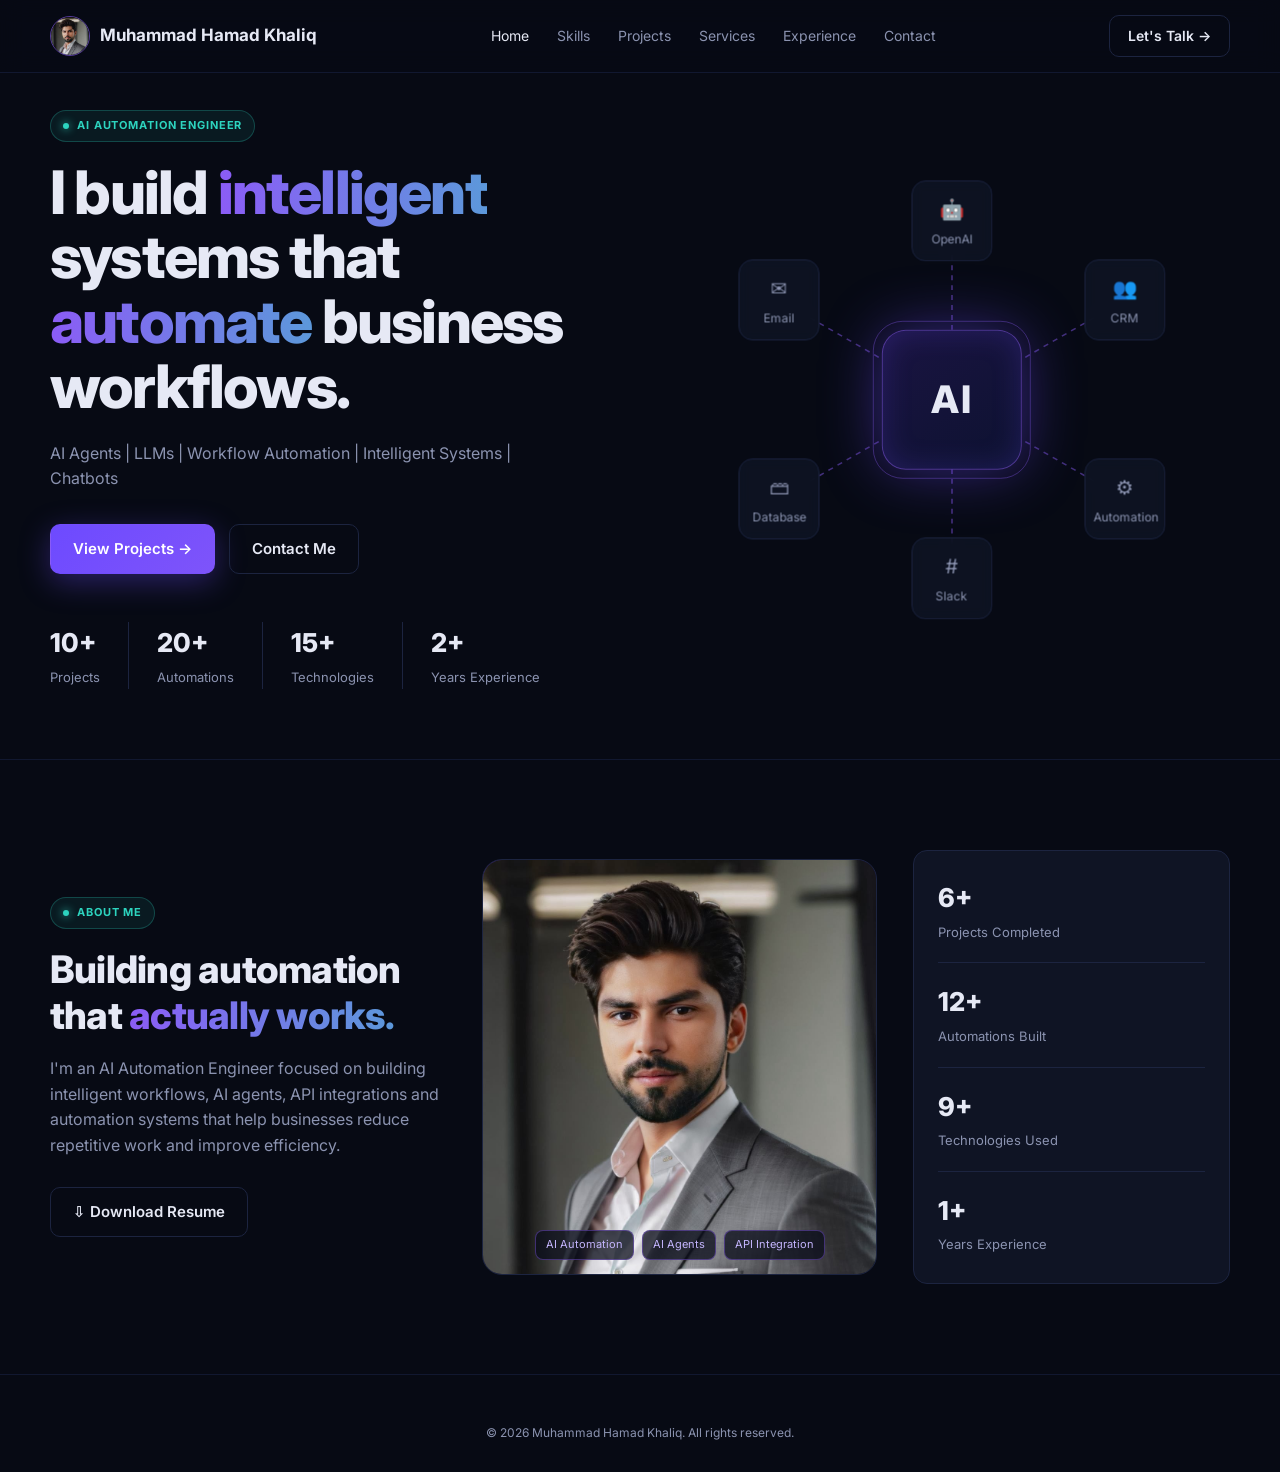
<file: index.html>
<!DOCTYPE html>
<html lang="en">
<head>
  <meta charset="UTF-8" />
  <meta name="viewport" content="width=device-width, initial-scale=1.0" />
  <meta name="description" content="Muhammad Hamad Khaliq - AI Automation Engineer building intelligent systems that automate business workflows." />
  <title>Muhammad Hamad Khaliq | AI Automation Engineer</title>
  <link rel="preconnect" href="https://fonts.googleapis.com" />
  <link rel="preconnect" href="https://fonts.gstatic.com" crossorigin />
  <link href="https://fonts.googleapis.com/css2?family=Inter:wght@400;500;600;700;800&display=swap" rel="stylesheet" />
  <link rel="stylesheet" href="assets/style.css" />
</head>
<body>

  <header>
    <div class="container nav">
      <a href="index.html" class="logo"><img class="logo-img" src="assets/hamad.jpeg" alt="Muhammad Hamad Khaliq" />Muhammad Hamad Khaliq</a>
      <ul class="nav-links" id="nav-links">
        <li><a href="index.html" class="active">Home</a></li>
        <li><a href="skills.html">Skills</a></li>
        <li><a href="projects.html">Projects</a></li>
        <li><a href="services.html">Services</a></li>
        <li><a href="experience.html">Experience</a></li>
        <li><a href="contact.html">Contact</a></li>
      </ul>
      <div class="nav-cta">
        <a href="contact.html#message" class="btn btn-sm">Let's Talk &rarr;</a>
        <button class="menu-btn" id="menu-btn" aria-label="Toggle menu" aria-expanded="false">&#9776;</button>
      </div>
    </div>
  </header>

  <!-- HERO -->
  <section class="hero">
    <div class="container hero-grid">
      <div class="reveal">
        <span class="tag">AI Automation Engineer</span>
        <h1>I build <span class="accent">intelligent</span> systems that <span class="accent">automate</span> business workflows.</h1>
        <p class="lead">AI Agents | LLMs | Workflow Automation | Intelligent Systems | Chatbots</p>
        <div class="hero-actions">
          <a href="projects.html" class="btn btn-primary">View Projects &rarr;</a>
          <a href="contact.html#message" class="btn">Contact Me</a>
        </div>
        <div class="stats">
          <div class="stat"><strong>10+</strong><span>Projects</span></div>
          <div class="stat"><strong>20+</strong><span>Automations</span></div>
          <div class="stat"><strong>15+</strong><span>Technologies</span></div>
          <div class="stat"><strong>2+</strong><span>Years Experience</span></div>
        </div>
      </div>

      <div class="hub reveal" aria-hidden="true">
        <svg class="lines" viewBox="0 0 100 100" preserveAspectRatio="none">
          <line x1="50" y1="50" x2="50" y2="14" />
          <line x1="50" y1="50" x2="18" y2="30" />
          <line x1="50" y1="50" x2="82" y2="30" />
          <line x1="50" y1="50" x2="18" y2="70" />
          <line x1="50" y1="50" x2="82" y2="70" />
          <line x1="50" y1="50" x2="50" y2="86" />
        </svg>
        <div class="core">AI</div>
        <div class="node" style="left:50%; top:14%;"><span class="ic">&#129302;</span>OpenAI</div>
        <div class="node" style="left:18%; top:30%;"><span class="ic">&#9993;</span>Email</div>
        <div class="node" style="left:82%; top:30%;"><span class="ic">&#128101;</span>CRM</div>
        <div class="node" style="left:18%; top:70%;"><span class="ic">&#128451;</span>Database</div>
        <div class="node" style="left:82%; top:70%;"><span class="ic">&#9881;</span>Automation</div>
        <div class="node" style="left:50%; top:86%;"><span class="ic">#</span>Slack</div>
      </div>
    </div>
  </section>

  <!-- ABOUT -->
  <section id="about">
    <div class="container about-grid">
      <div class="about-text reveal">
        <span class="tag">About Me</span>
        <h2 class="section-title">Building automation<br />that <span class="accent">actually works.</span></h2>
        <p>I'm an AI Automation Engineer focused on building intelligent workflows, AI agents, API integrations and automation systems that help businesses reduce repetitive work and improve efficiency.</p>
        <a href="resume.pdf" class="btn" download>&#8681; Download Resume</a>
      </div>

      <div class="photo-wrap reveal">

        <img src="assets/hamad.jpeg" alt="Muhammad Hamad Khaliq" onerror="this.remove()" />
        <div class="photo-chips">
          <span class="chip">AI Automation</span>
          <span class="chip">AI Agents</span>
          <span class="chip">API Integration</span>
        </div>
      </div>

      <div class="about-stats reveal">
        <div><strong>10+</strong><span>Projects Completed</span></div>
        <div><strong>20+</strong><span>Automations Built</span></div>
        <div><strong>15+</strong><span>Technologies Used</span></div>
        <div><strong>2+</strong><span>Years Experience</span></div>
      </div>
    </div>
  </section>

  <footer>
    <div class="container footer-inner">
      <a href="index.html" class="logo"><img class="logo-img" src="assets/hamad.jpeg" alt="Muhammad Hamad Khaliq" />Muhammad Hamad Khaliq</a>
      <ul class="footer-links">
        <li><a href="index.html">Home</a></li>
        <li><a href="skills.html">Skills</a></li>
        <li><a href="projects.html">Projects</a></li>
        <li><a href="services.html">Services</a></li>
        <li><a href="experience.html">Experience</a></li>
        <li><a href="contact.html">Contact</a></li>
      </ul>
      <p class="copy">&copy; <span id="year"></span> Muhammad Hamad Khaliq. All rights reserved.</p>
    </div>
  </footer>

  <script src="assets/main.js"></script>
</body>
</html>
</file>
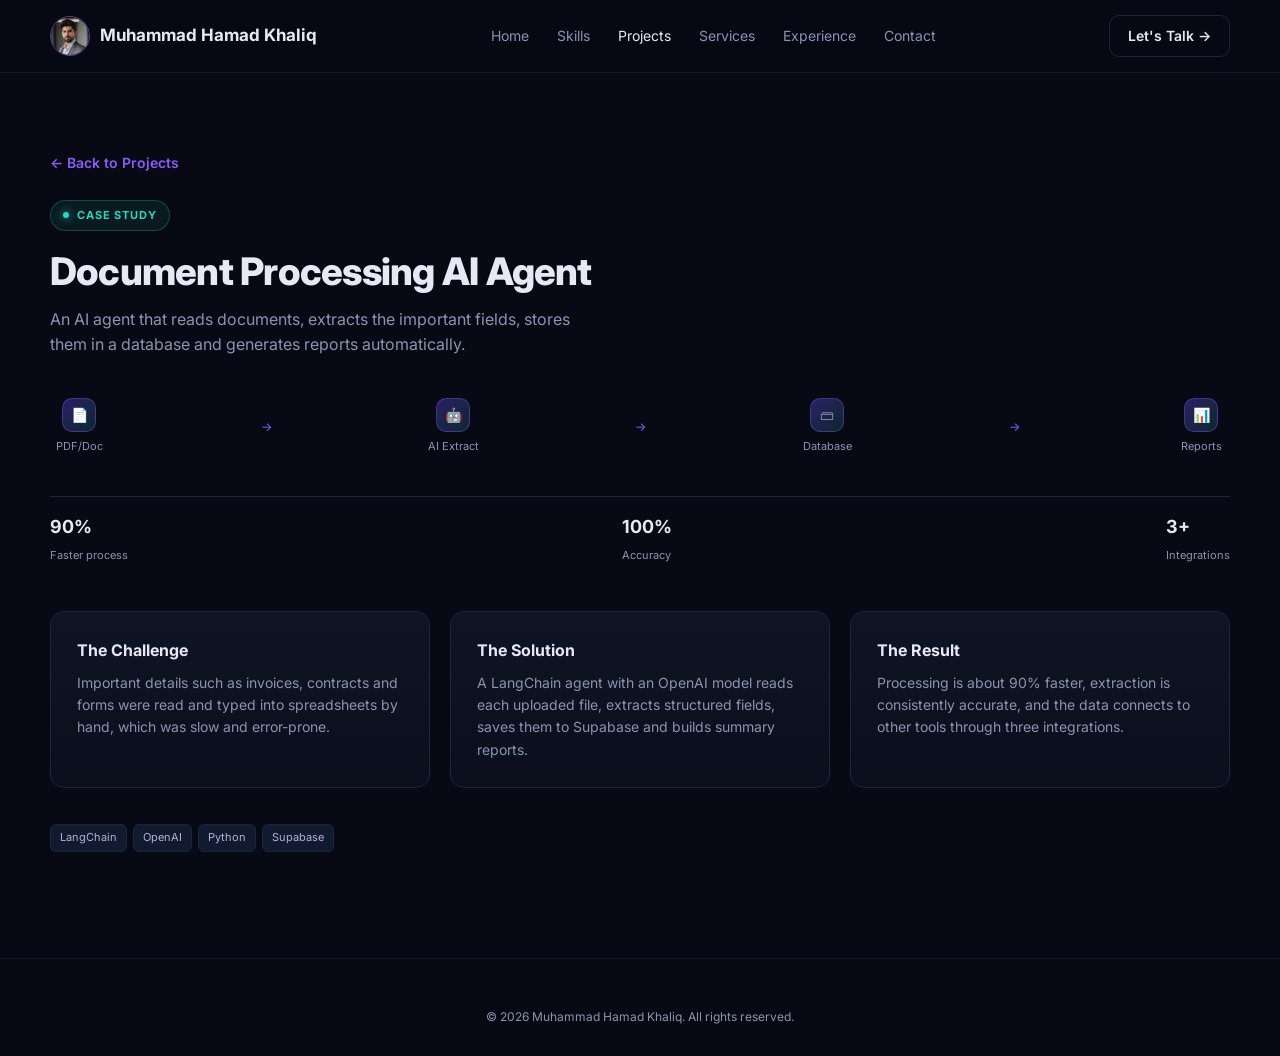
<file: case-document-ai.html>
<!DOCTYPE html>
<html lang="en">
<head>
  <meta charset="UTF-8" />
  <meta name="viewport" content="width=device-width, initial-scale=1.0" />
  <meta name="description" content="Case study: Document Processing AI Agent by Muhammad Hamad Khaliq." />
  <title>Document Processing AI Agent | Muhammad Hamad Khaliq</title>
  <link rel="preconnect" href="https://fonts.googleapis.com" />
  <link rel="preconnect" href="https://fonts.gstatic.com" crossorigin />
  <link href="https://fonts.googleapis.com/css2?family=Inter:wght@400;500;600;700;800&display=swap" rel="stylesheet" />
  <link rel="stylesheet" href="assets/style.css" />
</head>
<body>

  <header>
    <div class="container nav">
      <a href="index.html" class="logo"><img class="logo-img" src="assets/hamad.jpeg" alt="Muhammad Hamad Khaliq" />Muhammad Hamad Khaliq</a>
      <ul class="nav-links" id="nav-links">
        <li><a href="index.html">Home</a></li>
        <li><a href="skills.html">Skills</a></li>
        <li><a href="projects.html" class="active">Projects</a></li>
        <li><a href="services.html">Services</a></li>
        <li><a href="experience.html">Experience</a></li>
        <li><a href="contact.html">Contact</a></li>
      </ul>
      <div class="nav-cta">
        <a href="contact.html#message" class="btn btn-sm">Let's Talk &rarr;</a>
        <button class="menu-btn" id="menu-btn" aria-label="Toggle menu" aria-expanded="false">&#9776;</button>
      </div>
    </div>
  </header>

  <section class="page-top">
    <div class="container">
      <a href="projects.html" class="link-more reveal">&larr; Back to Projects</a>

      <div class="reveal" style="margin-top:24px;">
        <span class="tag">Case Study</span>
        <h1 class="section-title">Document Processing AI Agent</h1>
        <p class="section-sub">An AI agent that reads documents, extracts the important fields, stores them in a database and generates reports automatically.</p>
      </div>

      <div class="flow reveal" style="margin:40px 0;">
        <div class="step-box"><div class="icon">&#128196;</div>PDF/Doc</div>
        <span class="arrow">&rarr;</span>
        <div class="step-box"><div class="icon">&#129302;</div>AI Extract</div>
        <span class="arrow">&rarr;</span>
        <div class="step-box"><div class="icon">&#128451;</div>Database</div>
        <span class="arrow">&rarr;</span>
        <div class="step-box"><div class="icon">&#128202;</div>Reports</div>
      </div>

      <div class="metrics reveal" style="margin-bottom:44px;">
        <div><strong>90%</strong><span>Faster process</span></div>
        <div><strong>100%</strong><span>Accuracy</span></div>
        <div><strong>3+</strong><span>Integrations</span></div>
      </div>

      <div class="grid-3">
        <div class="card reveal"><h3>The Challenge</h3><p>Important details such as invoices, contracts and forms were read and typed into spreadsheets by hand, which was slow and error-prone.</p></div>
        <div class="card reveal"><h3>The Solution</h3><p>A LangChain agent with an OpenAI model reads each uploaded file, extracts structured fields, saves them to Supabase and builds summary reports.</p></div>
        <div class="card reveal"><h3>The Result</h3><p>Processing is about 90% faster, extraction is consistently accurate, and the data connects to other tools through three integrations.</p></div>
      </div>

      <div class="tags reveal" style="margin-top:36px;"><span>LangChain</span><span>OpenAI</span><span>Python</span><span>Supabase</span></div>
    </div>
  </section>

  <footer>
    <div class="container footer-inner">
      <a href="index.html" class="logo"><img class="logo-img" src="assets/hamad.jpeg" alt="Muhammad Hamad Khaliq" />Muhammad Hamad Khaliq</a>
      <ul class="footer-links">
        <li><a href="index.html">Home</a></li>
        <li><a href="skills.html">Skills</a></li>
        <li><a href="projects.html">Projects</a></li>
        <li><a href="services.html">Services</a></li>
        <li><a href="experience.html">Experience</a></li>
        <li><a href="contact.html">Contact</a></li>
      </ul>
      <p class="copy">&copy; <span id="year"></span> Muhammad Hamad Khaliq. All rights reserved.</p>
    </div>
  </footer>

  <script src="assets/main.js"></script>
</body>
</html>
</file>
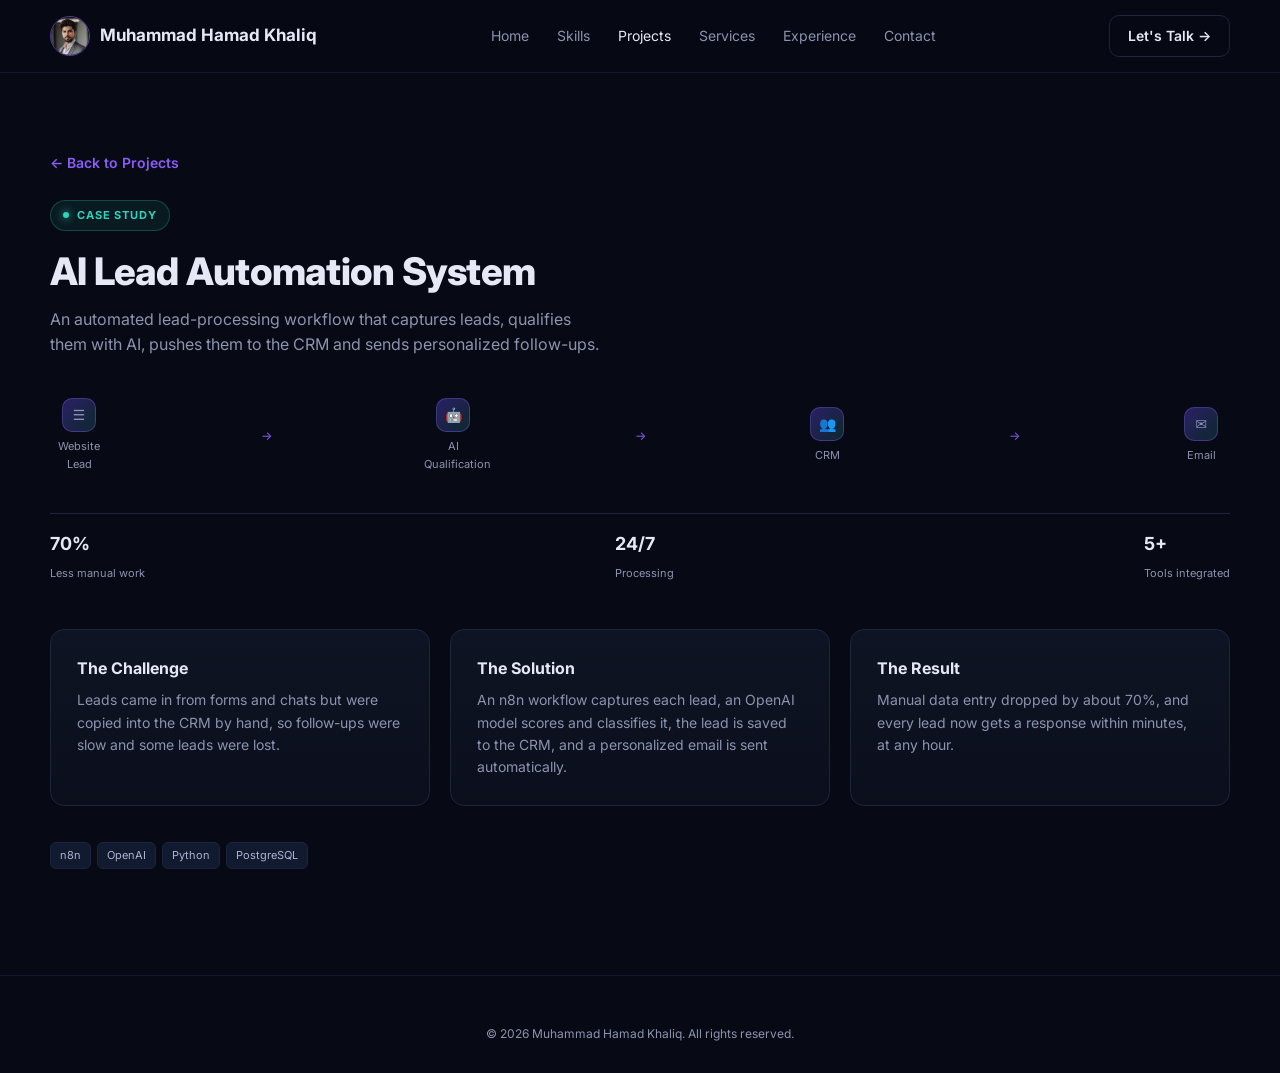
<file: case-lead-automation.html>
<!DOCTYPE html>
<html lang="en">
<head>
  <meta charset="UTF-8" />
  <meta name="viewport" content="width=device-width, initial-scale=1.0" />
  <meta name="description" content="Case study: AI Lead Automation System by Muhammad Hamad Khaliq." />
  <title>AI Lead Automation System | Muhammad Hamad Khaliq</title>
  <link rel="preconnect" href="https://fonts.googleapis.com" />
  <link rel="preconnect" href="https://fonts.gstatic.com" crossorigin />
  <link href="https://fonts.googleapis.com/css2?family=Inter:wght@400;500;600;700;800&display=swap" rel="stylesheet" />
  <link rel="stylesheet" href="assets/style.css" />
</head>
<body>

  <header>
    <div class="container nav">
      <a href="index.html" class="logo"><img class="logo-img" src="assets/hamad.jpeg" alt="Muhammad Hamad Khaliq" />Muhammad Hamad Khaliq</a>
      <ul class="nav-links" id="nav-links">
        <li><a href="index.html">Home</a></li>
        <li><a href="skills.html">Skills</a></li>
        <li><a href="projects.html" class="active">Projects</a></li>
        <li><a href="services.html">Services</a></li>
        <li><a href="experience.html">Experience</a></li>
        <li><a href="contact.html">Contact</a></li>
      </ul>
      <div class="nav-cta">
        <a href="contact.html#message" class="btn btn-sm">Let's Talk &rarr;</a>
        <button class="menu-btn" id="menu-btn" aria-label="Toggle menu" aria-expanded="false">&#9776;</button>
      </div>
    </div>
  </header>

  <section class="page-top">
    <div class="container">
      <a href="projects.html" class="link-more reveal">&larr; Back to Projects</a>

      <div class="reveal" style="margin-top:24px;">
        <span class="tag">Case Study</span>
        <h1 class="section-title">AI Lead Automation System</h1>
        <p class="section-sub">An automated lead-processing workflow that captures leads, qualifies them with AI, pushes them to the CRM and sends personalized follow-ups.</p>
      </div>

      <div class="flow reveal" style="margin:40px 0;">
        <div class="step-box"><div class="icon">&#9776;</div>Website Lead</div>
        <span class="arrow">&rarr;</span>
        <div class="step-box"><div class="icon">&#129302;</div>AI Qualification</div>
        <span class="arrow">&rarr;</span>
        <div class="step-box"><div class="icon">&#128101;</div>CRM</div>
        <span class="arrow">&rarr;</span>
        <div class="step-box"><div class="icon">&#9993;</div>Email</div>
      </div>

      <div class="metrics reveal" style="margin-bottom:44px;">
        <div><strong>70%</strong><span>Less manual work</span></div>
        <div><strong>24/7</strong><span>Processing</span></div>
        <div><strong>5+</strong><span>Tools integrated</span></div>
      </div>

      <div class="grid-3">
        <div class="card reveal"><h3>The Challenge</h3><p>Leads came in from forms and chats but were copied into the CRM by hand, so follow-ups were slow and some leads were lost.</p></div>
        <div class="card reveal"><h3>The Solution</h3><p>An n8n workflow captures each lead, an OpenAI model scores and classifies it, the lead is saved to the CRM, and a personalized email is sent automatically.</p></div>
        <div class="card reveal"><h3>The Result</h3><p>Manual data entry dropped by about 70%, and every lead now gets a response within minutes, at any hour.</p></div>
      </div>

      <div class="tags reveal" style="margin-top:36px;"><span>n8n</span><span>OpenAI</span><span>Python</span><span>PostgreSQL</span></div>
    </div>
  </section>

  <footer>
    <div class="container footer-inner">
      <a href="index.html" class="logo"><img class="logo-img" src="assets/hamad.jpeg" alt="Muhammad Hamad Khaliq" />Muhammad Hamad Khaliq</a>
      <ul class="footer-links">
        <li><a href="index.html">Home</a></li>
        <li><a href="skills.html">Skills</a></li>
        <li><a href="projects.html">Projects</a></li>
        <li><a href="services.html">Services</a></li>
        <li><a href="experience.html">Experience</a></li>
        <li><a href="contact.html">Contact</a></li>
      </ul>
      <p class="copy">&copy; <span id="year"></span> Muhammad Hamad Khaliq. All rights reserved.</p>
    </div>
  </footer>

  <script src="assets/main.js"></script>
</body>
</html>
</file>
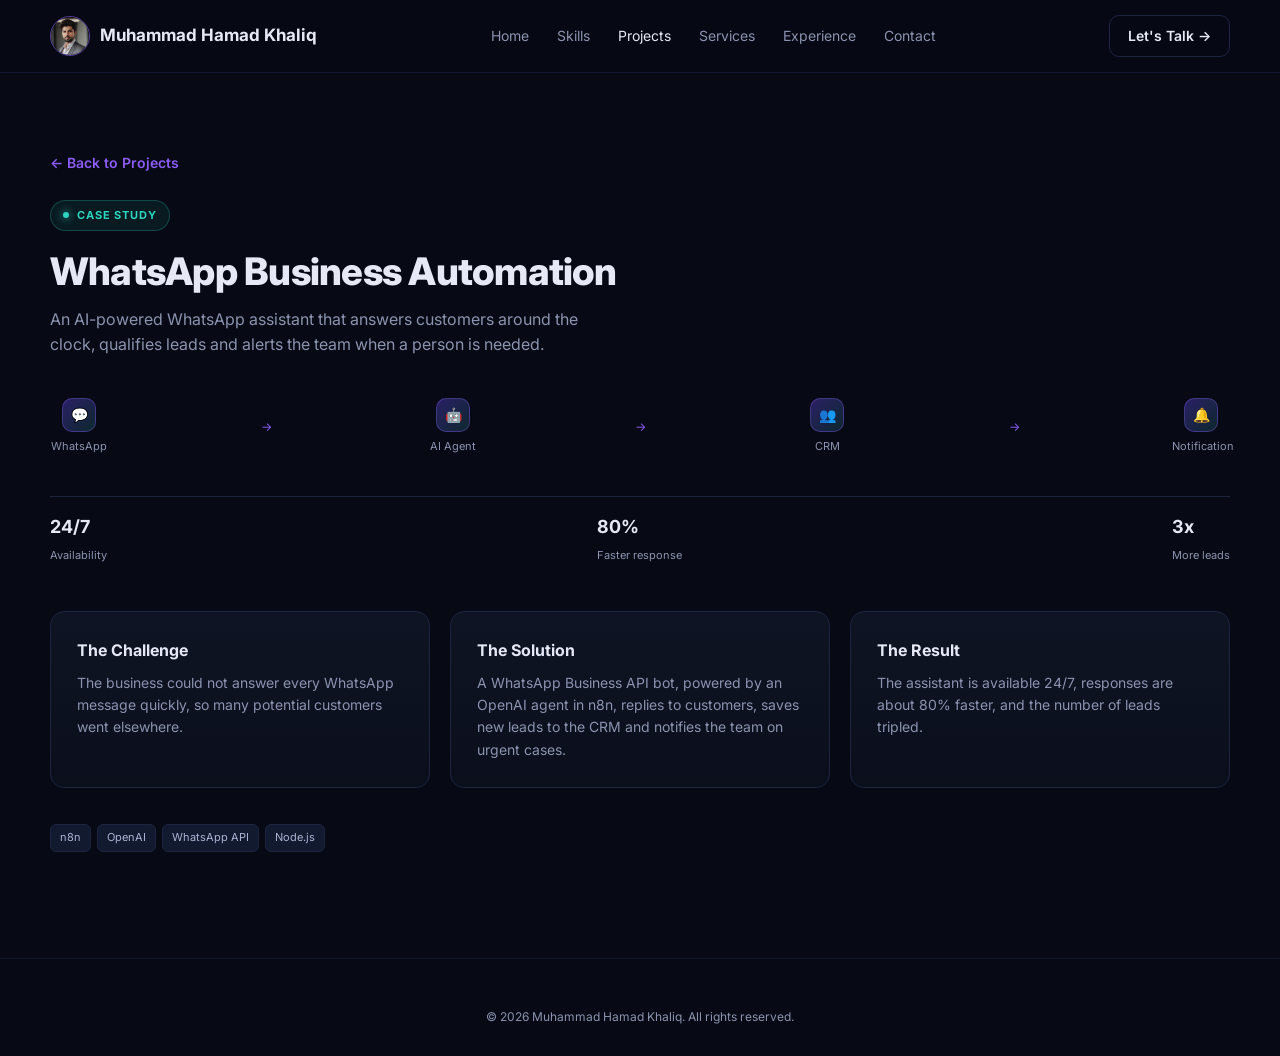
<file: case-whatsapp-automation.html>
<!DOCTYPE html>
<html lang="en">
<head>
  <meta charset="UTF-8" />
  <meta name="viewport" content="width=device-width, initial-scale=1.0" />
  <meta name="description" content="Case study: WhatsApp Business Automation by Muhammad Hamad Khaliq." />
  <title>WhatsApp Business Automation | Muhammad Hamad Khaliq</title>
  <link rel="preconnect" href="https://fonts.googleapis.com" />
  <link rel="preconnect" href="https://fonts.gstatic.com" crossorigin />
  <link href="https://fonts.googleapis.com/css2?family=Inter:wght@400;500;600;700;800&display=swap" rel="stylesheet" />
  <link rel="stylesheet" href="assets/style.css" />
</head>
<body>

  <header>
    <div class="container nav">
      <a href="index.html" class="logo"><img class="logo-img" src="assets/hamad.jpeg" alt="Muhammad Hamad Khaliq" />Muhammad Hamad Khaliq</a>
      <ul class="nav-links" id="nav-links">
        <li><a href="index.html">Home</a></li>
        <li><a href="skills.html">Skills</a></li>
        <li><a href="projects.html" class="active">Projects</a></li>
        <li><a href="services.html">Services</a></li>
        <li><a href="experience.html">Experience</a></li>
        <li><a href="contact.html">Contact</a></li>
      </ul>
      <div class="nav-cta">
        <a href="contact.html#message" class="btn btn-sm">Let's Talk &rarr;</a>
        <button class="menu-btn" id="menu-btn" aria-label="Toggle menu" aria-expanded="false">&#9776;</button>
      </div>
    </div>
  </header>

  <section class="page-top">
    <div class="container">
      <a href="projects.html" class="link-more reveal">&larr; Back to Projects</a>

      <div class="reveal" style="margin-top:24px;">
        <span class="tag">Case Study</span>
        <h1 class="section-title">WhatsApp Business Automation</h1>
        <p class="section-sub">An AI-powered WhatsApp assistant that answers customers around the clock, qualifies leads and alerts the team when a person is needed.</p>
      </div>

      <div class="flow reveal" style="margin:40px 0;">
        <div class="step-box"><div class="icon">&#128172;</div>WhatsApp</div>
        <span class="arrow">&rarr;</span>
        <div class="step-box"><div class="icon">&#129302;</div>AI Agent</div>
        <span class="arrow">&rarr;</span>
        <div class="step-box"><div class="icon">&#128101;</div>CRM</div>
        <span class="arrow">&rarr;</span>
        <div class="step-box"><div class="icon">&#128276;</div>Notification</div>
      </div>

      <div class="metrics reveal" style="margin-bottom:44px;">
        <div><strong>24/7</strong><span>Availability</span></div>
        <div><strong>80%</strong><span>Faster response</span></div>
        <div><strong>3x</strong><span>More leads</span></div>
      </div>

      <div class="grid-3">
        <div class="card reveal"><h3>The Challenge</h3><p>The business could not answer every WhatsApp message quickly, so many potential customers went elsewhere.</p></div>
        <div class="card reveal"><h3>The Solution</h3><p>A WhatsApp Business API bot, powered by an OpenAI agent in n8n, replies to customers, saves new leads to the CRM and notifies the team on urgent cases.</p></div>
        <div class="card reveal"><h3>The Result</h3><p>The assistant is available 24/7, responses are about 80% faster, and the number of leads tripled.</p></div>
      </div>

      <div class="tags reveal" style="margin-top:36px;"><span>n8n</span><span>OpenAI</span><span>WhatsApp API</span><span>Node.js</span></div>
    </div>
  </section>

  <footer>
    <div class="container footer-inner">
      <a href="index.html" class="logo"><img class="logo-img" src="assets/hamad.jpeg" alt="Muhammad Hamad Khaliq" />Muhammad Hamad Khaliq</a>
      <ul class="footer-links">
        <li><a href="index.html">Home</a></li>
        <li><a href="skills.html">Skills</a></li>
        <li><a href="projects.html">Projects</a></li>
        <li><a href="services.html">Services</a></li>
        <li><a href="experience.html">Experience</a></li>
        <li><a href="contact.html">Contact</a></li>
      </ul>
      <p class="copy">&copy; <span id="year"></span> Muhammad Hamad Khaliq. All rights reserved.</p>
    </div>
  </footer>

  <script src="assets/main.js"></script>
</body>
</html>
</file>
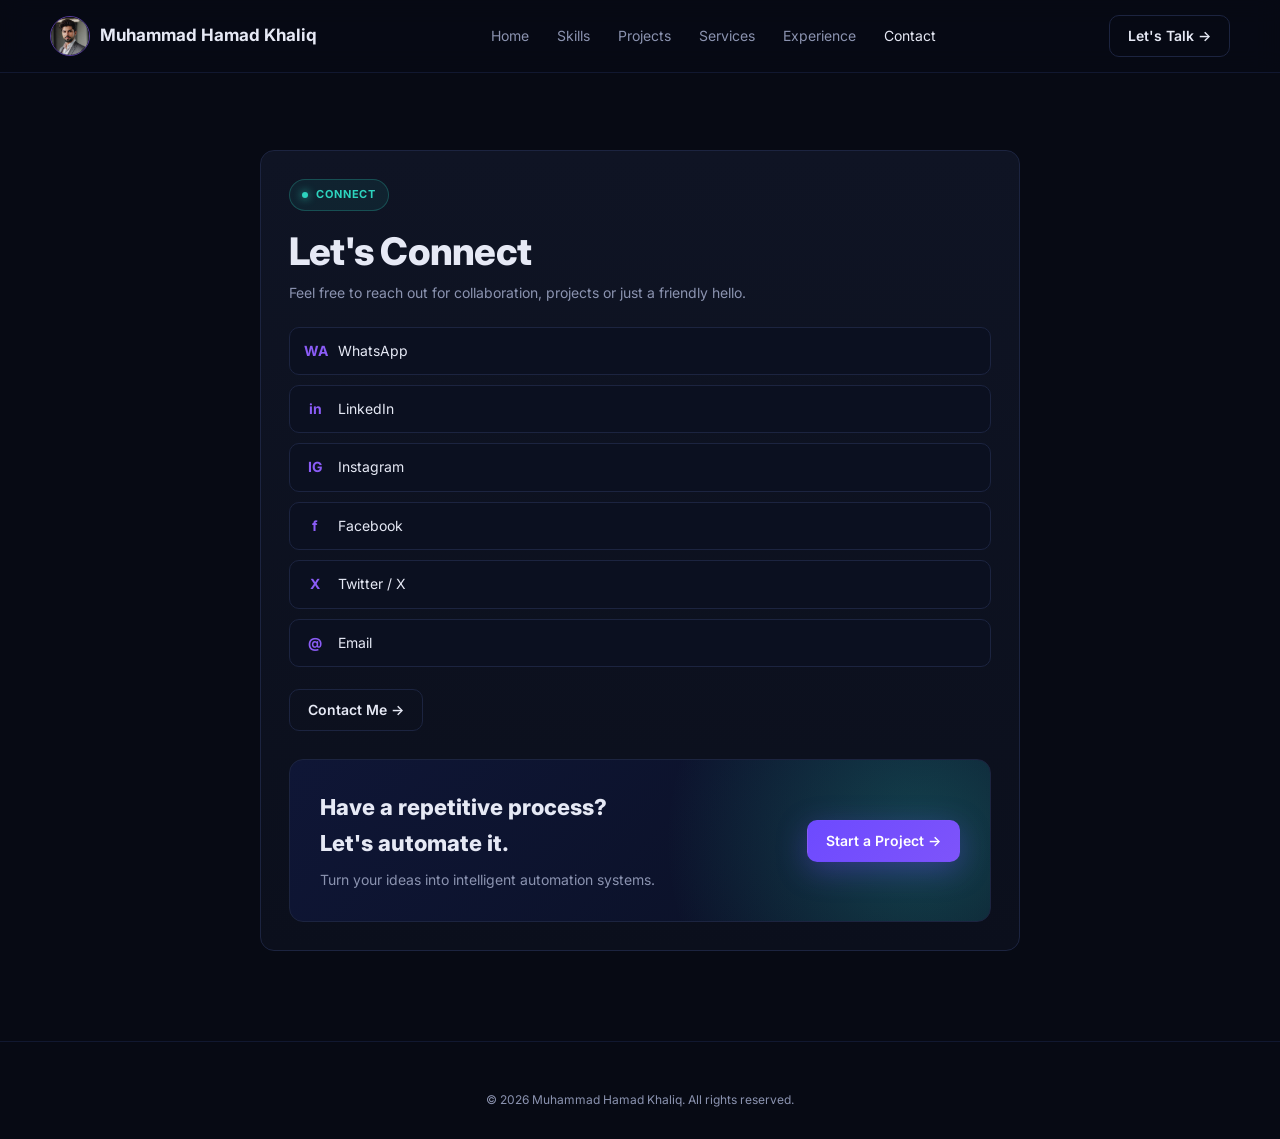
<file: contact.html>
<!DOCTYPE html>
<html lang="en">
<head>
  <meta charset="UTF-8" />
  <meta name="viewport" content="width=device-width, initial-scale=1.0" />
  <meta name="description" content="Contact Muhammad Hamad Khaliq to automate your business workflows." />
  <title>Contact | Muhammad Hamad Khaliq</title>
  <link rel="preconnect" href="https://fonts.googleapis.com" />
  <link rel="preconnect" href="https://fonts.gstatic.com" crossorigin />
  <link href="https://fonts.googleapis.com/css2?family=Inter:wght@400;500;600;700;800&display=swap" rel="stylesheet" />
  <link rel="stylesheet" href="assets/style.css" />
</head>
<body>

  <header>
    <div class="container nav">
      <a href="index.html" class="logo"><img class="logo-img" src="assets/hamad.jpeg" alt="Muhammad Hamad Khaliq" />Muhammad Hamad Khaliq</a>
      <ul class="nav-links" id="nav-links">
        <li><a href="index.html">Home</a></li>
        <li><a href="skills.html">Skills</a></li>
        <li><a href="projects.html">Projects</a></li>
        <li><a href="services.html">Services</a></li>
        <li><a href="experience.html">Experience</a></li>
        <li><a href="contact.html" class="active">Contact</a></li>
      </ul>
      <div class="nav-cta">
        <a href="contact.html#message" class="btn btn-sm">Let's Talk &rarr;</a>
        <button class="menu-btn" id="menu-btn" aria-label="Toggle menu" aria-expanded="false">&#9776;</button>
      </div>
    </div>
  </header>

  <section class="page-top">
    <div class="container" style="max-width:760px;">
      <div class="card contact-card reveal">
        <span class="tag">Connect</span>
        <h1 class="section-title">Let's Connect</h1>
        <p>Feel free to reach out for collaboration, projects or just a friendly hello.</p>
        <div class="social">
          <a href="https://wa.me/923048876526" target="_blank" rel="noopener"><i>WA</i>WhatsApp</a>
          <a href="https://www.linkedin.com/in/hamad-marral" target="_blank" rel="noopener"><i>in</i>LinkedIn</a>
          <a href="https://www.instagram.com/hamad_marral" target="_blank" rel="noopener"><i>IG</i>Instagram</a>
          <a href="https://www.facebook.com/hamadmarral.fb" target="_blank" rel="noopener"><i>f</i>Facebook</a>
          <a href="https://twitter.com/hamad_marral" target="_blank" rel="noopener"><i>X</i>Twitter / X</a>
          <a href="https://mail.google.com/mail/?view=cm&amp;fs=1&amp;to=hammadkhanmarral@gmail.com" target="_blank" rel="noopener"><i>@</i>Email</a>
        </div>
        <a href="#message" class="btn btn-sm">Contact Me &rarr;</a>

        <div class="cta">
          <div>
            <h3>Have a repetitive process?<br />Let's automate it.</h3>
            <p>Turn your ideas into intelligent automation systems.</p>
          </div>
          <a href="#message" class="btn btn-primary btn-sm" data-prefill="Hi Hamad, I'd like to start a project. Here's what I need automated: ">Start a Project &rarr;</a>
        </div>
      </div>
    </div>
  </section>

  <footer>
    <div class="container footer-inner">
      <a href="index.html" class="logo"><img class="logo-img" src="assets/hamad.jpeg" alt="Muhammad Hamad Khaliq" />Muhammad Hamad Khaliq</a>
      <ul class="footer-links">
        <li><a href="index.html">Home</a></li>
        <li><a href="skills.html">Skills</a></li>
        <li><a href="projects.html">Projects</a></li>
        <li><a href="services.html">Services</a></li>
        <li><a href="experience.html">Experience</a></li>
        <li><a href="contact.html">Contact</a></li>
      </ul>
      <p class="copy">&copy; <span id="year"></span> Muhammad Hamad Khaliq. All rights reserved.</p>
    </div>
  </footer>

  <script src="assets/main.js"></script>
</body>
</html>
</file>
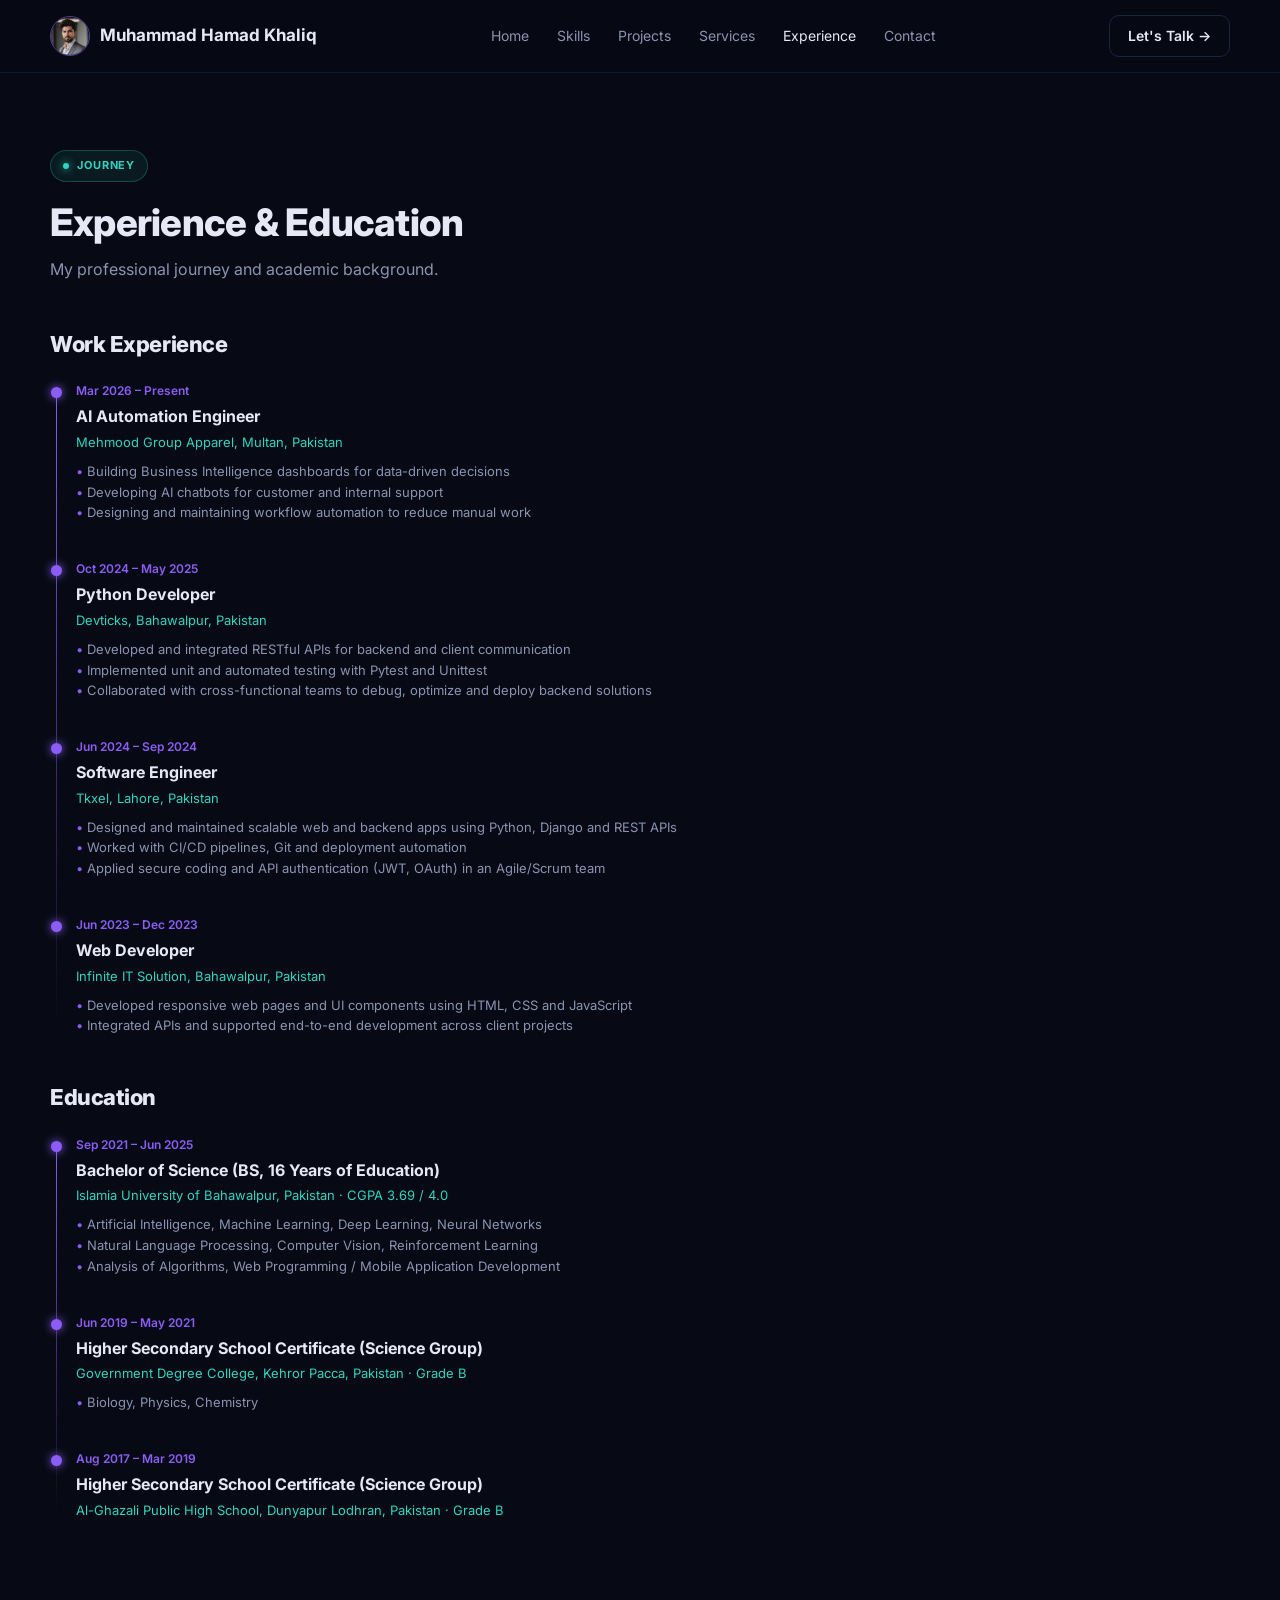
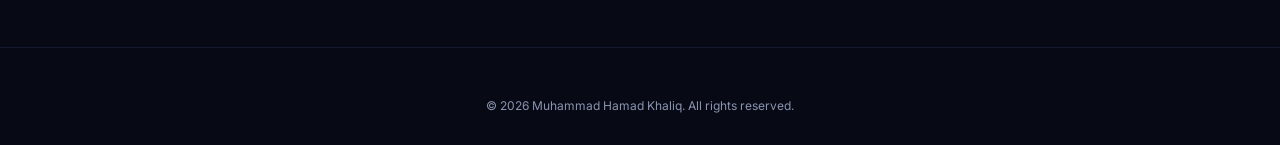
<file: experience.html>
<!DOCTYPE html>
<html lang="en">
<head>
  <meta charset="UTF-8" />
  <meta name="viewport" content="width=device-width, initial-scale=1.0" />
  <meta name="description" content="Experience and education of Muhammad Hamad Khaliq, AI Automation Engineer." />
  <title>Experience | Muhammad Hamad Khaliq</title>
  <link rel="preconnect" href="https://fonts.googleapis.com" />
  <link rel="preconnect" href="https://fonts.gstatic.com" crossorigin />
  <link href="https://fonts.googleapis.com/css2?family=Inter:wght@400;500;600;700;800&display=swap" rel="stylesheet" />
  <link rel="stylesheet" href="assets/style.css" />
</head>
<body>

  <header>
    <div class="container nav">
      <a href="index.html" class="logo"><img class="logo-img" src="assets/hamad.jpeg" alt="Muhammad Hamad Khaliq" />Muhammad Hamad Khaliq</a>
      <ul class="nav-links" id="nav-links">
        <li><a href="index.html">Home</a></li>
        <li><a href="skills.html">Skills</a></li>
        <li><a href="projects.html">Projects</a></li>
        <li><a href="services.html">Services</a></li>
        <li><a href="experience.html" class="active">Experience</a></li>
        <li><a href="contact.html">Contact</a></li>
      </ul>
      <div class="nav-cta">
        <a href="contact.html#message" class="btn btn-sm">Let's Talk &rarr;</a>
        <button class="menu-btn" id="menu-btn" aria-label="Toggle menu" aria-expanded="false">&#9776;</button>
      </div>
    </div>
  </header>

  <section class="page-top">
    <div class="container">
      <div class="reveal">
        <span class="tag">Journey</span>
        <h1 class="section-title">Experience &amp; Education</h1>
        <p class="section-sub">My professional journey and academic background.</p>
      </div>

      <h2 class="section-title reveal" style="margin-top:48px; font-size:22px;">Work Experience</h2>
      <div class="timeline reveal" style="margin-top:24px; max-width:760px;">
        <div class="tl-item">
          <div class="tl-date">Mar 2026 &ndash; Present</div>
          <h3>AI Automation Engineer</h3>
          <div class="org">Mehmood Group Apparel, Multan, Pakistan</div>
          <ul>
            <li>Building Business Intelligence dashboards for data-driven decisions</li>
            <li>Developing AI chatbots for customer and internal support</li>
            <li>Designing and maintaining workflow automation to reduce manual work</li>
          </ul>
        </div>
        <div class="tl-item">
          <div class="tl-date">Oct 2024 &ndash; May 2025</div>
          <h3>Python Developer</h3>
          <div class="org">Devticks, Bahawalpur, Pakistan</div>
          <ul>
            <li>Developed and integrated RESTful APIs for backend and client communication</li>
            <li>Implemented unit and automated testing with Pytest and Unittest</li>
            <li>Collaborated with cross-functional teams to debug, optimize and deploy backend solutions</li>
          </ul>
        </div>
        <div class="tl-item">
          <div class="tl-date">Jun 2024 &ndash; Sep 2024</div>
          <h3>Software Engineer</h3>
          <div class="org">Tkxel, Lahore, Pakistan</div>
          <ul>
            <li>Designed and maintained scalable web and backend apps using Python, Django and REST APIs</li>
            <li>Worked with CI/CD pipelines, Git and deployment automation</li>
            <li>Applied secure coding and API authentication (JWT, OAuth) in an Agile/Scrum team</li>
          </ul>
        </div>
        <div class="tl-item">
          <div class="tl-date">Jun 2023 &ndash; Dec 2023</div>
          <h3>Web Developer</h3>
          <div class="org">Infinite IT Solution, Bahawalpur, Pakistan</div>
          <ul>
            <li>Developed responsive web pages and UI components using HTML, CSS and JavaScript</li>
            <li>Integrated APIs and supported end-to-end development across client projects</li>
          </ul>
        </div>
      </div>

      <h2 class="section-title reveal" style="margin-top:48px; font-size:22px;">Education</h2>
      <div class="timeline reveal" style="margin-top:24px; max-width:760px;">
        <div class="tl-item">
          <div class="tl-date">Sep 2021 &ndash; Jun 2025</div>
          <h3>Bachelor of Science (BS, 16 Years of Education)</h3>
          <div class="org">Islamia University of Bahawalpur, Pakistan &middot; CGPA 3.69 / 4.0</div>
          <ul>
            <li>Artificial Intelligence, Machine Learning, Deep Learning, Neural Networks</li>
            <li>Natural Language Processing, Computer Vision, Reinforcement Learning</li>
            <li>Analysis of Algorithms, Web Programming / Mobile Application Development</li>
          </ul>
        </div>
        <div class="tl-item">
          <div class="tl-date">Jun 2019 &ndash; May 2021</div>
          <h3>Higher Secondary School Certificate (Science Group)</h3>
          <div class="org">Government Degree College, Kehror Pacca, Pakistan &middot; Grade B</div>
          <ul>
            <li>Biology, Physics, Chemistry</li>
          </ul>
        </div>
        <div class="tl-item">
          <div class="tl-date">Aug 2017 &ndash; Mar 2019</div>
          <h3>Higher Secondary School Certificate (Science Group)</h3>
          <div class="org">Al-Ghazali Public High School, Dunyapur Lodhran, Pakistan &middot; Grade B</div>
        </div>
      </div>
    </div>
  </section>

  <footer>
    <div class="container footer-inner">
      <a href="index.html" class="logo"><img class="logo-img" src="assets/hamad.jpeg" alt="Muhammad Hamad Khaliq" />Muhammad Hamad Khaliq</a>
      <ul class="footer-links">
        <li><a href="index.html">Home</a></li>
        <li><a href="skills.html">Skills</a></li>
        <li><a href="projects.html">Projects</a></li>
        <li><a href="services.html">Services</a></li>
        <li><a href="experience.html">Experience</a></li>
        <li><a href="contact.html">Contact</a></li>
      </ul>
      <p class="copy">&copy; <span id="year"></span> Muhammad Hamad Khaliq. All rights reserved.</p>
    </div>
  </footer>

  <script src="assets/main.js"></script>
</body>
</html>
</file>
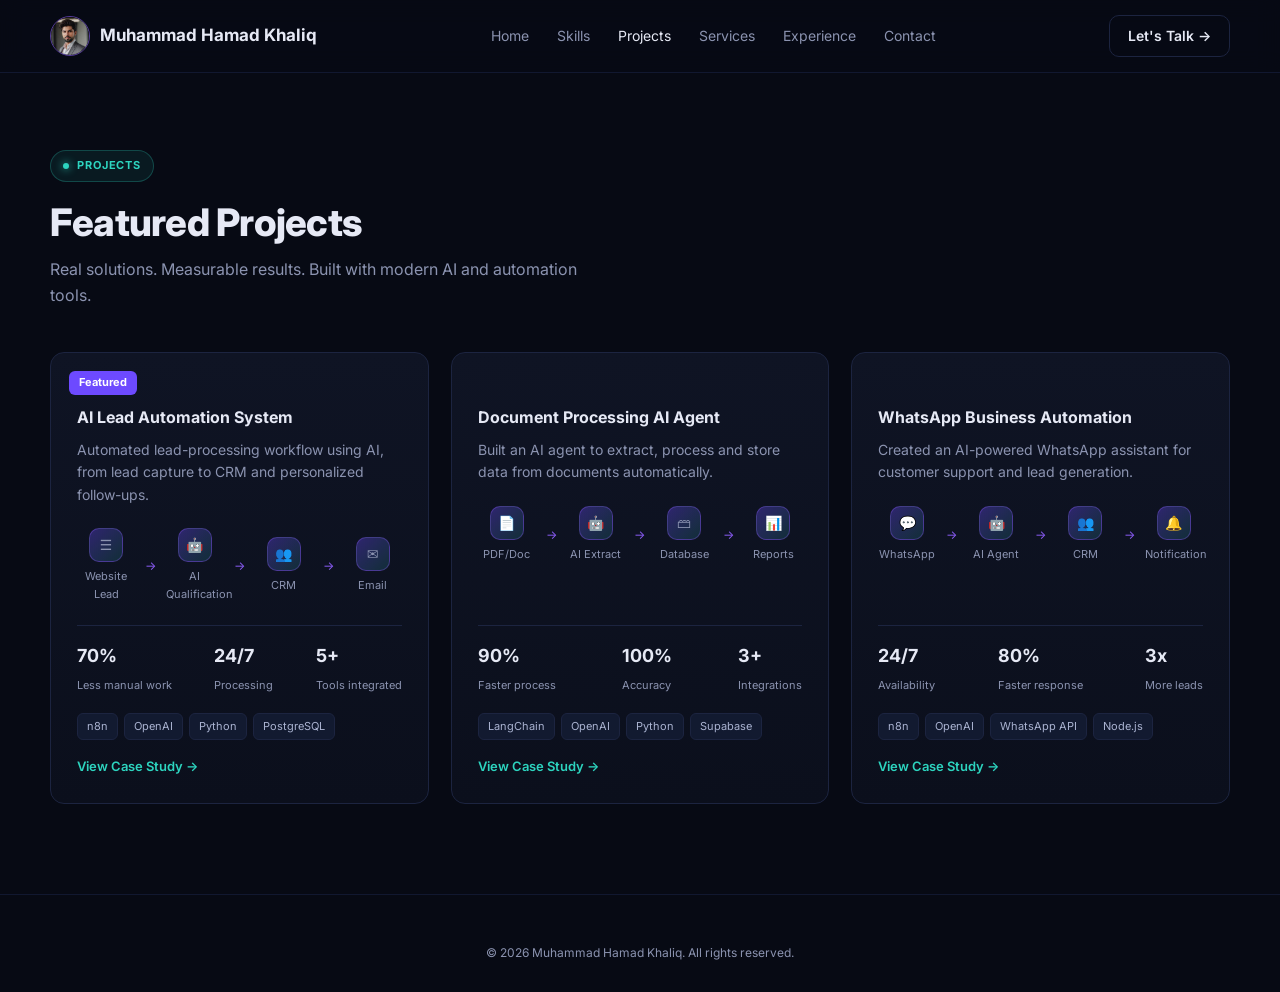
<file: projects.html>
<!DOCTYPE html>
<html lang="en">
<head>
  <meta charset="UTF-8" />
  <meta name="viewport" content="width=device-width, initial-scale=1.0" />
  <meta name="description" content="Featured AI automation projects by Muhammad Hamad Khaliq." />
  <title>Projects | Muhammad Hamad Khaliq</title>
  <link rel="preconnect" href="https://fonts.googleapis.com" />
  <link rel="preconnect" href="https://fonts.gstatic.com" crossorigin />
  <link href="https://fonts.googleapis.com/css2?family=Inter:wght@400;500;600;700;800&display=swap" rel="stylesheet" />
  <link rel="stylesheet" href="assets/style.css" />
</head>
<body>

  <header>
    <div class="container nav">
      <a href="index.html" class="logo"><img class="logo-img" src="assets/hamad.jpeg" alt="Muhammad Hamad Khaliq" />Muhammad Hamad Khaliq</a>
      <ul class="nav-links" id="nav-links">
        <li><a href="index.html">Home</a></li>
        <li><a href="skills.html">Skills</a></li>
        <li><a href="projects.html" class="active">Projects</a></li>
        <li><a href="services.html">Services</a></li>
        <li><a href="experience.html">Experience</a></li>
        <li><a href="contact.html">Contact</a></li>
      </ul>
      <div class="nav-cta">
        <a href="contact.html#message" class="btn btn-sm">Let's Talk &rarr;</a>
        <button class="menu-btn" id="menu-btn" aria-label="Toggle menu" aria-expanded="false">&#9776;</button>
      </div>
    </div>
  </header>

  <section class="page-top">
    <div class="container">
      <div class="section-head reveal">
        <div>
          <span class="tag">Projects</span>
          <h1 class="section-title">Featured Projects</h1>
          <p class="section-sub">Real solutions. Measurable results. Built with modern AI and automation tools.</p>
        </div>
      </div>

      <div class="projects">
        <article class="card project reveal">
          <span class="badge">Featured</span>
          <h3>AI Lead Automation System</h3>
          <p>Automated lead-processing workflow using AI, from lead capture to CRM and personalized follow-ups.</p>
          <div class="flow">
            <div class="step-box"><div class="icon">&#9776;</div>Website Lead</div>
            <span class="arrow">&rarr;</span>
            <div class="step-box"><div class="icon">&#129302;</div>AI Qualification</div>
            <span class="arrow">&rarr;</span>
            <div class="step-box"><div class="icon">&#128101;</div>CRM</div>
            <span class="arrow">&rarr;</span>
            <div class="step-box"><div class="icon">&#9993;</div>Email</div>
          </div>
          <div class="metrics">
            <div><strong>70%</strong><span>Less manual work</span></div>
            <div><strong>24/7</strong><span>Processing</span></div>
            <div><strong>5+</strong><span>Tools integrated</span></div>
          </div>
          <div class="tags"><span>n8n</span><span>OpenAI</span><span>Python</span><span>PostgreSQL</span></div>
          <a href="case-lead-automation.html" class="case-link">View Case Study &rarr;</a>
        </article>

        <article class="card project reveal">
          <h3>Document Processing AI Agent</h3>
          <p>Built an AI agent to extract, process and store data from documents automatically.</p>
          <div class="flow">
            <div class="step-box"><div class="icon">&#128196;</div>PDF/Doc</div>
            <span class="arrow">&rarr;</span>
            <div class="step-box"><div class="icon">&#129302;</div>AI Extract</div>
            <span class="arrow">&rarr;</span>
            <div class="step-box"><div class="icon">&#128451;</div>Database</div>
            <span class="arrow">&rarr;</span>
            <div class="step-box"><div class="icon">&#128202;</div>Reports</div>
          </div>
          <div class="metrics">
            <div><strong>90%</strong><span>Faster process</span></div>
            <div><strong>100%</strong><span>Accuracy</span></div>
            <div><strong>3+</strong><span>Integrations</span></div>
          </div>
          <div class="tags"><span>LangChain</span><span>OpenAI</span><span>Python</span><span>Supabase</span></div>
          <a href="case-document-ai.html" class="case-link">View Case Study &rarr;</a>
        </article>

        <article class="card project reveal">
          <h3>WhatsApp Business Automation</h3>
          <p>Created an AI-powered WhatsApp assistant for customer support and lead generation.</p>
          <div class="flow">
            <div class="step-box"><div class="icon">&#128172;</div>WhatsApp</div>
            <span class="arrow">&rarr;</span>
            <div class="step-box"><div class="icon">&#129302;</div>AI Agent</div>
            <span class="arrow">&rarr;</span>
            <div class="step-box"><div class="icon">&#128101;</div>CRM</div>
            <span class="arrow">&rarr;</span>
            <div class="step-box"><div class="icon">&#128276;</div>Notification</div>
          </div>
          <div class="metrics">
            <div><strong>24/7</strong><span>Availability</span></div>
            <div><strong>80%</strong><span>Faster response</span></div>
            <div><strong>3x</strong><span>More leads</span></div>
          </div>
          <div class="tags"><span>n8n</span><span>OpenAI</span><span>WhatsApp API</span><span>Node.js</span></div>
          <a href="case-whatsapp-automation.html" class="case-link">View Case Study &rarr;</a>
        </article>
      </div>
    </div>
  </section>

  <footer>
    <div class="container footer-inner">
      <a href="index.html" class="logo"><img class="logo-img" src="assets/hamad.jpeg" alt="Muhammad Hamad Khaliq" />Muhammad Hamad Khaliq</a>
      <ul class="footer-links">
        <li><a href="index.html">Home</a></li>
        <li><a href="skills.html">Skills</a></li>
        <li><a href="projects.html">Projects</a></li>
        <li><a href="services.html">Services</a></li>
        <li><a href="experience.html">Experience</a></li>
        <li><a href="contact.html">Contact</a></li>
      </ul>
      <p class="copy">&copy; <span id="year"></span> Muhammad Hamad Khaliq. All rights reserved.</p>
    </div>
  </footer>

  <script src="assets/main.js"></script>
</body>
</html>
</file>
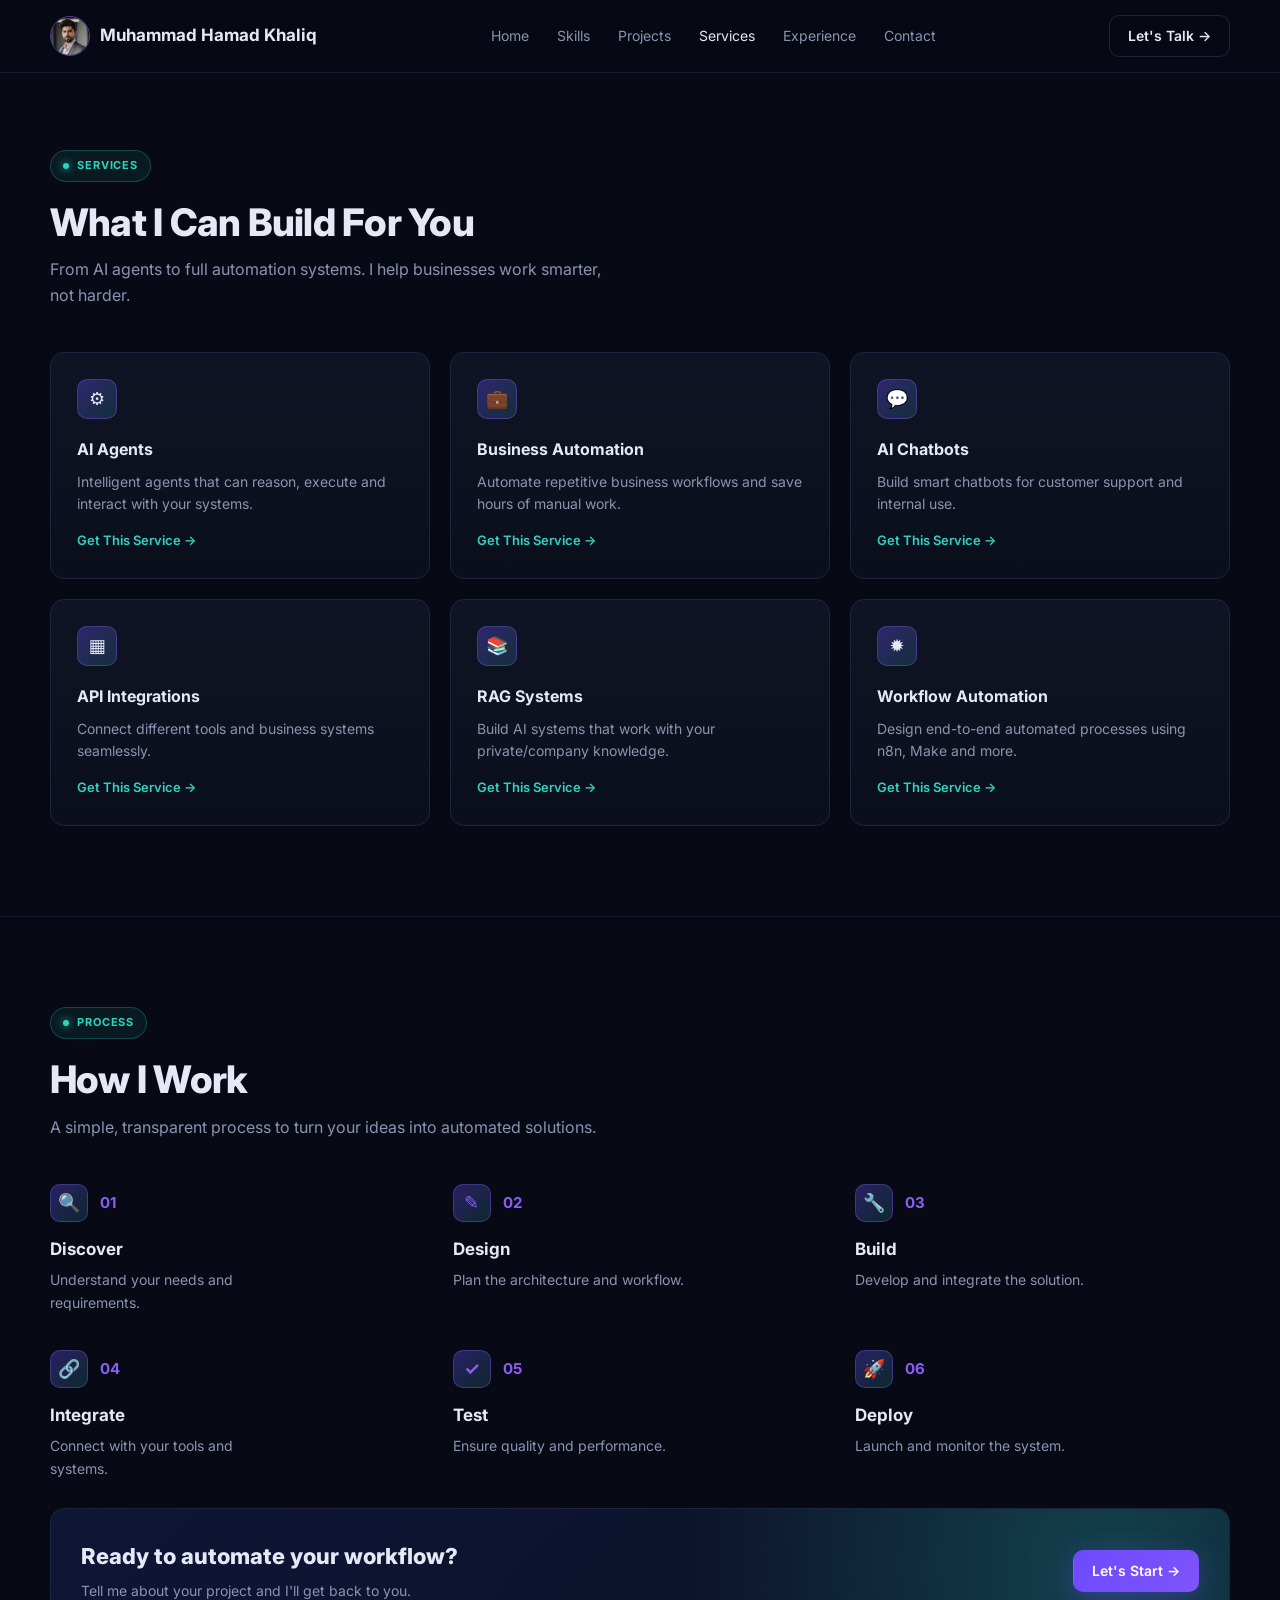
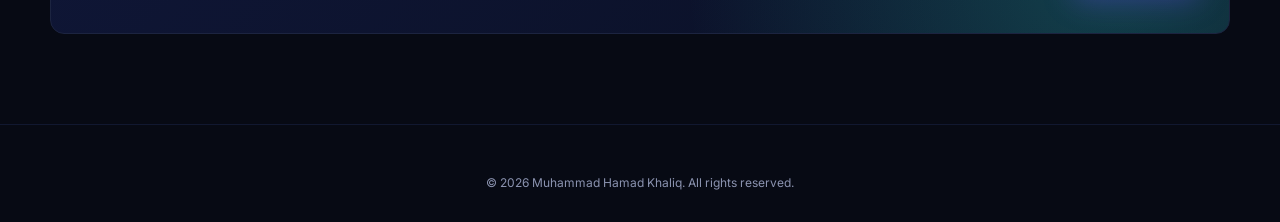
<file: services.html>
<!DOCTYPE html>
<html lang="en">
<head>
  <meta charset="UTF-8" />
  <meta name="viewport" content="width=device-width, initial-scale=1.0" />
  <meta name="description" content="AI automation services offered by Muhammad Hamad Khaliq: AI agents, chatbots, RAG systems and workflow automation." />
  <title>Services | Muhammad Hamad Khaliq</title>
  <link rel="preconnect" href="https://fonts.googleapis.com" />
  <link rel="preconnect" href="https://fonts.gstatic.com" crossorigin />
  <link href="https://fonts.googleapis.com/css2?family=Inter:wght@400;500;600;700;800&display=swap" rel="stylesheet" />
  <link rel="stylesheet" href="assets/style.css" />
</head>
<body>

  <header>
    <div class="container nav">
      <a href="index.html" class="logo"><img class="logo-img" src="assets/hamad.jpeg" alt="Muhammad Hamad Khaliq" />Muhammad Hamad Khaliq</a>
      <ul class="nav-links" id="nav-links">
        <li><a href="index.html">Home</a></li>
        <li><a href="skills.html">Skills</a></li>
        <li><a href="projects.html">Projects</a></li>
        <li><a href="services.html" class="active">Services</a></li>
        <li><a href="experience.html">Experience</a></li>
        <li><a href="contact.html">Contact</a></li>
      </ul>
      <div class="nav-cta">
        <a href="contact.html#message" class="btn btn-sm">Let's Talk &rarr;</a>
        <button class="menu-btn" id="menu-btn" aria-label="Toggle menu" aria-expanded="false">&#9776;</button>
      </div>
    </div>
  </header>

  <section class="page-top">
    <div class="container">
      <div class="section-head reveal">
        <div>
          <span class="tag">Services</span>
          <h1 class="section-title">What I Can Build For You</h1>
          <p class="section-sub">From AI agents to full automation systems. I help businesses work smarter, not harder.</p>
        </div>
      </div>

      <div class="grid-3">
        <div class="card reveal"><div class="icon">&#9881;</div><h3>AI Agents</h3><p>Intelligent agents that can reason, execute and interact with your systems.</p><a href="contact.html?service=AI%20Agents#message" class="case-link service-link">Get This Service &rarr;</a></div>
        <div class="card reveal"><div class="icon">&#128188;</div><h3>Business Automation</h3><p>Automate repetitive business workflows and save hours of manual work.</p><a href="contact.html?service=Business%20Automation#message" class="case-link service-link">Get This Service &rarr;</a></div>
        <div class="card reveal"><div class="icon">&#128172;</div><h3>AI Chatbots</h3><p>Build smart chatbots for customer support and internal use.</p><a href="contact.html?service=AI%20Chatbots#message" class="case-link service-link">Get This Service &rarr;</a></div>
        <div class="card reveal"><div class="icon">&#9638;</div><h3>API Integrations</h3><p>Connect different tools and business systems seamlessly.</p><a href="contact.html?service=API%20Integrations#message" class="case-link service-link">Get This Service &rarr;</a></div>
        <div class="card reveal"><div class="icon">&#128218;</div><h3>RAG Systems</h3><p>Build AI systems that work with your private/company knowledge.</p><a href="contact.html?service=RAG%20Systems#message" class="case-link service-link">Get This Service &rarr;</a></div>
        <div class="card reveal"><div class="icon">&#10041;</div><h3>Workflow Automation</h3><p>Design end-to-end automated processes using n8n, Make and more.</p><a href="contact.html?service=Workflow%20Automation#message" class="case-link service-link">Get This Service &rarr;</a></div>
      </div>
    </div>
  </section>

  <section>
    <div class="container">
      <div class="reveal">
        <span class="tag">Process</span>
        <h2 class="section-title">How I Work</h2>
        <p class="section-sub">A simple, transparent process to turn your ideas into automated solutions.</p>
      </div>

      <div class="process" style="margin-top:44px;">
        <div class="step reveal"><div class="num"><span class="icon">&#128269;</span>01</div><h3>Discover</h3><p>Understand your needs and requirements.</p></div>
        <div class="step reveal"><div class="num"><span class="icon">&#9998;</span>02</div><h3>Design</h3><p>Plan the architecture and workflow.</p></div>
        <div class="step reveal"><div class="num"><span class="icon">&#128295;</span>03</div><h3>Build</h3><p>Develop and integrate the solution.</p></div>
        <div class="step reveal"><div class="num"><span class="icon">&#128279;</span>04</div><h3>Integrate</h3><p>Connect with your tools and systems.</p></div>
        <div class="step reveal"><div class="num"><span class="icon">&#10003;</span>05</div><h3>Test</h3><p>Ensure quality and performance.</p></div>
        <div class="step reveal"><div class="num"><span class="icon">&#128640;</span>06</div><h3>Deploy</h3><p>Launch and monitor the system.</p></div>
      </div>

      <div class="cta reveal">
        <div>
          <h3>Ready to automate your workflow?</h3>
          <p>Tell me about your project and I'll get back to you.</p>
        </div>
        <a href="contact.html#message" class="btn btn-primary btn-sm">Let's Start &rarr;</a>
      </div>
    </div>
  </section>

  <footer>
    <div class="container footer-inner">
      <a href="index.html" class="logo"><img class="logo-img" src="assets/hamad.jpeg" alt="Muhammad Hamad Khaliq" />Muhammad Hamad Khaliq</a>
      <ul class="footer-links">
        <li><a href="index.html">Home</a></li>
        <li><a href="skills.html">Skills</a></li>
        <li><a href="projects.html">Projects</a></li>
        <li><a href="services.html">Services</a></li>
        <li><a href="experience.html">Experience</a></li>
        <li><a href="contact.html">Contact</a></li>
      </ul>
      <p class="copy">&copy; <span id="year"></span> Muhammad Hamad Khaliq. All rights reserved.</p>
    </div>
  </footer>

  <script src="assets/main.js"></script>
</body>
</html>
</file>
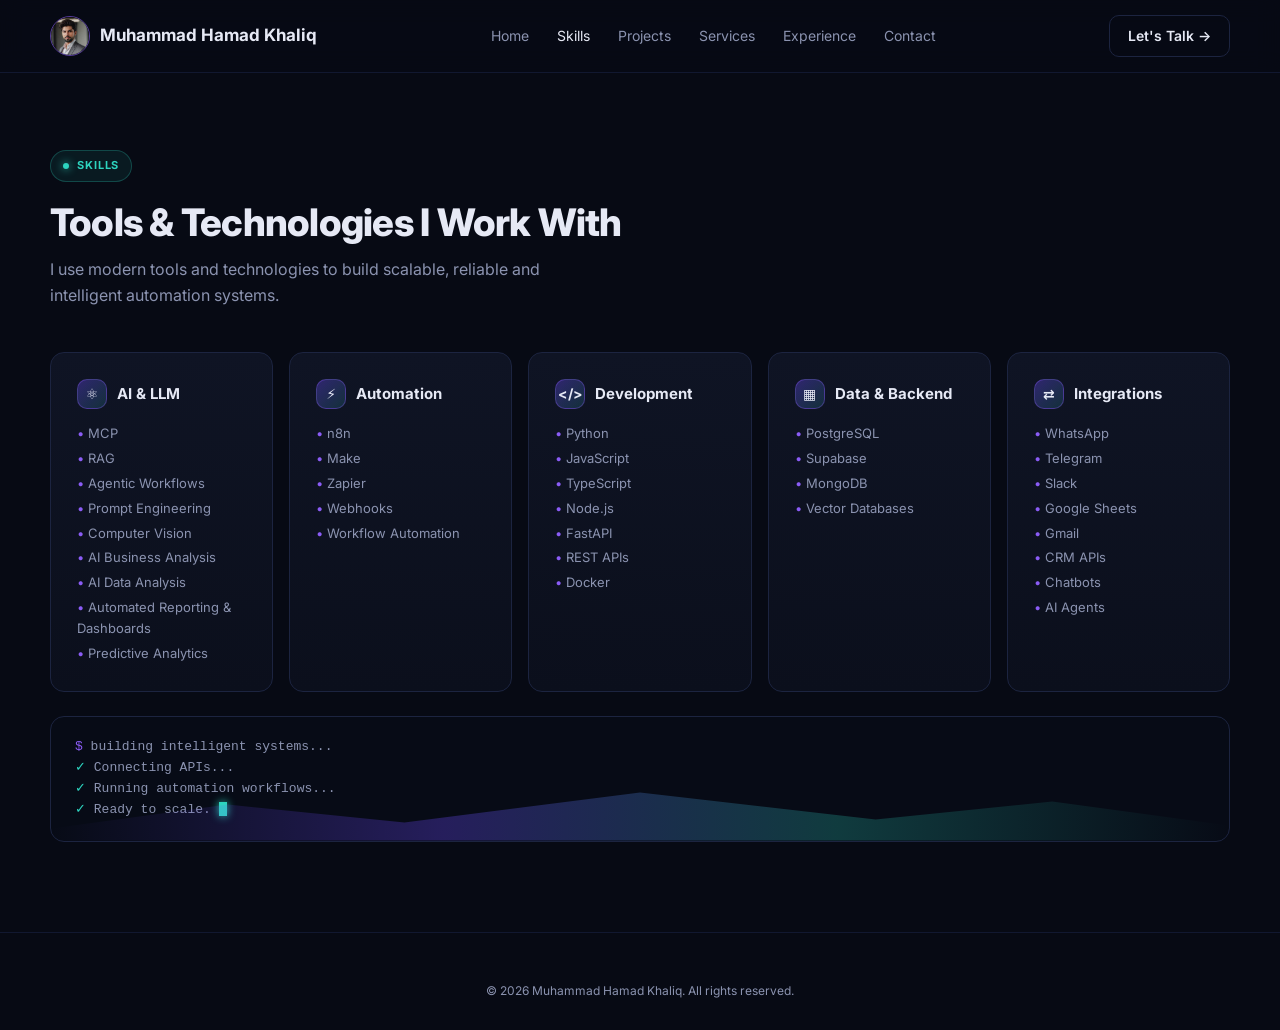
<file: skills.html>
<!DOCTYPE html>
<html lang="en">
<head>
  <meta charset="UTF-8" />
  <meta name="viewport" content="width=device-width, initial-scale=1.0" />
  <meta name="description" content="Skills and technologies used by Muhammad Hamad Khaliq, AI Automation Engineer." />
  <title>Skills | Muhammad Hamad Khaliq</title>
  <link rel="preconnect" href="https://fonts.googleapis.com" />
  <link rel="preconnect" href="https://fonts.gstatic.com" crossorigin />
  <link href="https://fonts.googleapis.com/css2?family=Inter:wght@400;500;600;700;800&display=swap" rel="stylesheet" />
  <link rel="stylesheet" href="assets/style.css" />
</head>
<body>

  <header>
    <div class="container nav">
      <a href="index.html" class="logo"><img class="logo-img" src="assets/hamad.jpeg" alt="Muhammad Hamad Khaliq" />Muhammad Hamad Khaliq</a>
      <ul class="nav-links" id="nav-links">
        <li><a href="index.html">Home</a></li>
        <li><a href="skills.html" class="active">Skills</a></li>
        <li><a href="projects.html">Projects</a></li>
        <li><a href="services.html">Services</a></li>
        <li><a href="experience.html">Experience</a></li>
        <li><a href="contact.html">Contact</a></li>
      </ul>
      <div class="nav-cta">
        <a href="contact.html#message" class="btn btn-sm">Let's Talk &rarr;</a>
        <button class="menu-btn" id="menu-btn" aria-label="Toggle menu" aria-expanded="false">&#9776;</button>
      </div>
    </div>
  </header>

  <section class="page-top">
    <div class="container">
      <div class="reveal">
        <span class="tag">Skills</span>
        <h1 class="section-title">Tools &amp; Technologies I Work With</h1>
        <p class="section-sub">I use modern tools and technologies to build scalable, reliable and intelligent automation systems.</p>
      </div>

      <div class="grid-6 tech-grid reveal" style="margin-top:44px;">
        <div class="card tech-card">
          <h3><span class="icon">&#9883;</span>AI &amp; LLM</h3>
          <ul><li>MCP</li><li>RAG</li><li>Agentic Workflows</li><li>Prompt Engineering</li><li>Computer Vision</li><li>AI Business Analysis</li><li>AI Data Analysis</li><li>Automated Reporting &amp; Dashboards</li><li>Predictive Analytics</li></ul>
        </div>
        <div class="card tech-card">
          <h3><span class="icon">&#9889;</span>Automation</h3>
          <ul><li>n8n</li><li>Make</li><li>Zapier</li><li>Webhooks</li><li>Workflow Automation</li></ul>
        </div>
        <div class="card tech-card">
          <h3><span class="icon">&lt;/&gt;</span>Development</h3>
          <ul><li>Python</li><li>JavaScript</li><li>TypeScript</li><li>Node.js</li><li>FastAPI</li><li>REST APIs</li><li>Docker</li></ul>
        </div>
        <div class="card tech-card">
          <h3><span class="icon">&#9638;</span>Data &amp; Backend</h3>
          <ul><li>PostgreSQL</li><li>Supabase</li><li>MongoDB</li><li>Vector Databases</li></ul>
        </div>
        <div class="card tech-card">
          <h3><span class="icon">&#8644;</span>Integrations</h3>
          <ul><li>WhatsApp</li><li>Telegram</li><li>Slack</li><li>Google Sheets</li><li>Gmail</li><li>CRM APIs</li><li>Chatbots</li><li>AI Agents</li></ul>
        </div>
      </div>

      <div class="terminal reveal">
        <div><span class="prompt">$</span> building intelligent systems...</div>
        <div><span class="ok">&#10003;</span> Connecting APIs...</div>
        <div><span class="ok">&#10003;</span> Running automation workflows...</div>
        <div><span class="ok">&#10003;</span> Ready to scale. <span class="cursor"></span></div>
        <div class="wave"></div>
      </div>
    </div>
  </section>

  <footer>
    <div class="container footer-inner">
      <a href="index.html" class="logo"><img class="logo-img" src="assets/hamad.jpeg" alt="Muhammad Hamad Khaliq" />Muhammad Hamad Khaliq</a>
      <ul class="footer-links">
        <li><a href="index.html">Home</a></li>
        <li><a href="skills.html">Skills</a></li>
        <li><a href="projects.html">Projects</a></li>
        <li><a href="services.html">Services</a></li>
        <li><a href="experience.html">Experience</a></li>
        <li><a href="contact.html">Contact</a></li>
      </ul>
      <p class="copy">&copy; <span id="year"></span> Muhammad Hamad Khaliq. All rights reserved.</p>
    </div>
  </footer>

  <script src="assets/main.js"></script>
</body>
</html>
</file>
<file: assets/style.css>
:root {
  --bg: #070a14;
  --card: #0f1424;
  --card-border: #1c2440;
  --text: #e6e9f5;
  --muted: #8b93b0;
  --purple: #8b5cf6;
  --purple-2: #6d4aff;
  --teal: #2dd4bf;
  --radius: 14px;
}
* { box-sizing: border-box; margin: 0; padding: 0; }
html { scroll-behavior: smooth; }
body {
  font-family: "Inter", system-ui, -apple-system, "Segoe UI", sans-serif;
  background: var(--bg); color: var(--text); line-height: 1.6; overflow-x: hidden;
}
a { color: inherit; text-decoration: none; }
img { max-width: 100%; display: block; }
section { padding: 90px 0; border-top: 1px solid #111830; position: relative; }
.page-top { padding-top: 150px; border-top: 0; }
.container { width: min(1180px, 100% - 40px); margin-inline: auto; }

/* ---------- Buttons & labels ---------- */
.btn {
  display: inline-flex; align-items: center; gap: 8px;
  padding: 12px 22px; border-radius: 10px; font-weight: 600; font-size: 15px;
  border: 1px solid var(--card-border); background: transparent; color: var(--text);
  cursor: pointer; transition: transform .2s, box-shadow .2s, background .2s;
}
.btn:hover { transform: translateY(-2px); }
.btn-primary {
  background: linear-gradient(135deg, var(--purple-2), var(--purple));
  border-color: transparent; color: #fff; box-shadow: 0 8px 30px rgba(109, 74, 255, .35);
}
.btn-sm { padding: 9px 18px; font-size: 14px; }
.tag {
  display: inline-flex; align-items: center; gap: 8px;
  font-size: 11px; font-weight: 700; letter-spacing: .08em; text-transform: uppercase;
  color: var(--teal); background: rgba(45, 212, 191, .08);
  border: 1px solid rgba(45, 212, 191, .25); padding: 6px 12px; border-radius: 999px; margin-bottom: 18px;
}
.tag::before { content: ""; width: 6px; height: 6px; border-radius: 50%; background: var(--teal); box-shadow: 0 0 8px var(--teal); }
.section-title { font-size: clamp(28px, 4vw, 38px); font-weight: 800; letter-spacing: -.02em; line-height: 1.2; }
.section-sub { color: var(--muted); margin-top: 12px; max-width: 560px; }
.accent { background: linear-gradient(90deg, var(--purple), var(--teal)); -webkit-background-clip: text; background-clip: text; color: transparent; }
.section-head { display: flex; justify-content: space-between; align-items: flex-end; gap: 20px; flex-wrap: wrap; margin-bottom: 44px; }
.link-more { color: var(--purple); font-size: 14px; font-weight: 600; }

/* ---------- Header ---------- */
header {
  position: fixed; top: 0; left: 0; right: 0; z-index: 50;
  background: rgba(7, 10, 20, .75); backdrop-filter: blur(12px); border-bottom: 1px solid #111830;
}
.nav { display: flex; align-items: center; justify-content: space-between; height: 72px; }
.logo { display: flex; align-items: center; gap: 10px; font-weight: 700; font-size: 17px; white-space: nowrap; }
.logo-img { width: 40px; height: 40px; border-radius: 50%; object-fit: cover; object-position: center top; border: 1px solid rgba(139, 92, 246, .6); flex-shrink: 0; }
.logo-mark {
  width: 30px; height: 30px; border-radius: 8px;
  background: linear-gradient(135deg, var(--purple-2), var(--teal));
  display: grid; place-items: center; color: #fff; font-size: 14px; font-weight: 800;
}
.nav-links { display: flex; gap: 28px; list-style: none; }
.nav-links a { font-size: 14px; color: var(--muted); transition: color .2s; }
.nav-links a:hover, .nav-links a.active { color: var(--text); }
.nav-cta { display: flex; align-items: center; gap: 12px; }
.menu-btn { display: none; background: none; border: 0; color: var(--text); font-size: 26px; cursor: pointer; }

/* ---------- Hero ---------- */
.hero { padding: 110px 0 70px; border-top: 0; overflow: hidden; }
.hero-grid { display: grid; grid-template-columns: 1.05fr 1fr; gap: 40px; align-items: center; }
.hero h1 { font-size: clamp(38px, 5.4vw, 60px); font-weight: 800; line-height: 1.08; letter-spacing: -.03em; }
.hero p.lead { color: var(--muted); margin: 22px 0 32px; max-width: 480px; font-size: 16px; }
.hero p.stack { font-family: "Consolas", "Courier New", monospace; font-size: 13px; color: var(--teal); margin: 0 0 14px; max-width: 520px; }
.hero p.tagline { font-size: 17px; font-weight: 600; margin: 0 0 32px; }
.hero-actions { display: flex; gap: 14px; flex-wrap: wrap; }
.stats { display: flex; flex-wrap: wrap; gap: 18px 0; margin-top: 48px; }
.stat { padding-right: 28px; margin-right: 28px; border-right: 1px solid var(--card-border); }
.stat:last-child { border-right: 0; margin-right: 0; padding-right: 0; }
.stat strong { display: block; font-size: 26px; font-weight: 800; }
.stat span { font-size: 13px; color: var(--muted); }

.hub { position: relative; width: 100%; aspect-ratio: 1 / 0.92; max-width: 540px; margin-inline: auto; }
.hub svg.lines { position: absolute; inset: 0; width: 100%; height: 100%; }
.hub svg.lines line { stroke: rgba(139, 92, 246, .45); stroke-width: .3; stroke-dasharray: 1 1; animation: dash 3s linear infinite; }
@keyframes dash { to { stroke-dashoffset: -4; } }
.core {
  position: absolute; left: 50%; top: 50%; transform: translate(-50%, -50%);
  width: 26%; aspect-ratio: 1; border-radius: 24px;
  background: linear-gradient(145deg, #1a1442, #0d1230); border: 1px solid rgba(139, 92, 246, .5);
  display: grid; place-items: center;
  box-shadow: 0 0 60px rgba(109, 74, 255, .45), inset 0 0 30px rgba(109, 74, 255, .2);
  font-size: clamp(22px, 3vw, 38px); font-weight: 800; letter-spacing: .05em;
  animation: float 5s ease-in-out infinite;
}
.node {
  position: absolute; transform: translate(-50%, -50%);
  width: clamp(78px, 15%, 112px); padding: 12px 8px; border-radius: 14px; text-align: center;
  background: rgba(15, 20, 36, .85); border: 1px solid var(--card-border);
  font-size: 12px; color: var(--muted); backdrop-filter: blur(6px);
  animation: float 6s ease-in-out infinite;
}
.node .ic { font-size: 20px; margin-bottom: 4px; display: block; }
.node:nth-of-type(2) { animation-delay: -1s; }
.node:nth-of-type(3) { animation-delay: -2s; }
.node:nth-of-type(4) { animation-delay: -3s; }
.node:nth-of-type(5) { animation-delay: -4s; }
.node:nth-of-type(6) { animation-delay: -5s; }
@keyframes float { 0%, 100% { translate: 0 0; } 50% { translate: 0 -8px; } }

/* ---------- About ---------- */
.about-grid { display: grid; grid-template-columns: 1fr 1fr 0.8fr; gap: 36px; align-items: center; }
.about-text p { color: var(--muted); margin: 18px 0 28px; max-width: 440px; }
.photo-wrap {
  position: relative; border-radius: 20px; overflow: hidden; aspect-ratio: 1 / 1.05;
  background: radial-gradient(circle at 30% 20%, #7c3aed, #1b1440 60%, #0b0f1d); border: 1px solid var(--card-border);
}
.photo-wrap img { width: 100%; height: 100%; object-fit: cover; object-position: center top; }
.photo-fallback { position: absolute; inset: 0; display: grid; place-items: center; font-size: 72px; font-weight: 800; color: rgba(255,255,255,.85); }
.photo-chips { position: absolute; bottom: 14px; left: 14px; right: 14px; display: flex; gap: 8px; flex-wrap: wrap; justify-content: center; }
.chip {
  font-size: 11px; padding: 5px 10px; border-radius: 8px;
  background: rgba(10, 13, 26, .75); border: 1px solid rgba(139, 92, 246, .4); color: #c4b5fd;
}
.about-stats { background: var(--card); border: 1px solid var(--card-border); border-radius: var(--radius); padding: 8px 24px; }
.about-stats div { padding: 18px 0; border-bottom: 1px solid var(--card-border); }
.about-stats div:last-child { border-bottom: 0; }
.about-stats strong { font-size: 26px; font-weight: 800; display: block; }
.about-stats span { font-size: 13px; color: var(--muted); }

/* ---------- Cards ---------- */
.grid-3 { display: grid; grid-template-columns: repeat(3, 1fr); gap: 20px; }
.grid-6 { display: grid; grid-template-columns: repeat(5, 1fr); gap: 16px; }
.card {
  background: linear-gradient(180deg, var(--card), #0b0f1c); border: 1px solid var(--card-border);
  border-radius: var(--radius); padding: 26px; transition: transform .25s, border-color .25s, box-shadow .25s;
}
.card:hover { transform: translateY(-4px); border-color: rgba(139, 92, 246, .55); box-shadow: 0 16px 40px rgba(0,0,0,.35); }
.icon {
  width: 40px; height: 40px; border-radius: 10px; display: grid; place-items: center;
  background: linear-gradient(135deg, rgba(109,74,255,.35), rgba(45,212,191,.15));
  border: 1px solid rgba(139, 92, 246, .35); font-size: 18px; margin-bottom: 18px;
}
.card h3 { font-size: 16px; font-weight: 700; margin-bottom: 8px; }
.card p { font-size: 14px; color: var(--muted); }

/* ---------- Process ---------- */
.process { display: grid; grid-template-columns: repeat(3, 1fr); gap: 36px 28px; position: relative; }
.step .num { font-size: 15px; font-weight: 700; color: var(--purple); display: flex; align-items: center; gap: 12px; }
.step .num .icon { margin: 0; width: 38px; height: 38px; }
.step h3 { font-size: 17px; margin: 14px 0 6px; }
.step p { font-size: 14px; color: var(--muted); max-width: 240px; }

/* ---------- Tech ---------- */
.tech-card h3 { display: flex; align-items: center; gap: 10px; font-size: 15px; margin-bottom: 12px; }
.tech-card h3 .icon { margin: 0; width: 30px; height: 30px; font-size: 14px; }
.tech-card ul { list-style: none; }
.tech-card li { font-size: 13px; color: var(--muted); padding: 2px 0; }
.tech-card li::before { content: "• "; color: var(--purple); }
.terminal {
  margin-top: 24px; background: #070b16; border: 1px solid var(--card-border); border-radius: var(--radius);
  padding: 20px 24px; font-family: "Consolas", "Courier New", monospace; font-size: 13px; color: var(--muted);
  position: relative; overflow: hidden;
}
.terminal .ok { color: var(--teal); }
.terminal .prompt { color: var(--purple); }
.terminal .wave {
  position: absolute; left: 0; right: 0; bottom: 0; height: 60px; opacity: .6;
  background: linear-gradient(90deg, transparent, rgba(109,74,255,.5), rgba(45,212,191,.4), transparent);
  clip-path: polygon(0 80%, 15% 40%, 30% 70%, 50% 20%, 70% 65%, 85% 35%, 100% 75%, 100% 100%, 0 100%);
}
.cursor { display: inline-block; width: 8px; height: 14px; background: var(--teal); vertical-align: middle; animation: blink 1s steps(2) infinite; }
@keyframes blink { 50% { opacity: 0; } }

/* ---------- Projects ---------- */
.projects { display: grid; grid-template-columns: repeat(3, 1fr); gap: 22px; }
.project { padding: 26px; display: flex; flex-direction: column; position: relative; }
.project .badge {
  position: absolute; top: 18px; left: 18px; font-size: 11px; font-weight: 700;
  background: var(--purple-2); color: #fff; padding: 3px 10px; border-radius: 6px;
}
.project h3 { margin-top: 26px; }
.flow { display: flex; align-items: center; justify-content: space-between; gap: 6px; margin: 22px 0; flex-wrap: wrap; }
.flow .step-box { text-align: center; font-size: 11px; color: var(--muted); width: 58px; }
.flow .step-box .icon { margin: 0 auto 6px; width: 34px; height: 34px; font-size: 14px; }
.flow .arrow { color: var(--purple); font-size: 12px; }
.metrics { display: flex; justify-content: space-between; border-top: 1px solid var(--card-border); padding-top: 16px; margin-top: auto; }
.metrics strong { display: block; font-size: 18px; }
.metrics span { font-size: 11px; color: var(--muted); }
.tags { display: flex; flex-wrap: wrap; gap: 6px; margin: 16px 0; }
.tags span { font-size: 11px; padding: 4px 9px; border-radius: 6px; background: #121a30; border: 1px solid var(--card-border); color: #aab3d1; }
.case-link { font-size: 13px; color: var(--teal); font-weight: 600; }

/* ---------- Experience / Contact ---------- */
.exp-grid { display: grid; grid-template-columns: 1.1fr 0.9fr; gap: 28px; }
.timeline { position: relative; padding-left: 26px; }
.timeline::before { content: ""; position: absolute; left: 6px; top: 8px; bottom: 8px; width: 1px; background: linear-gradient(var(--purple), transparent); }
.tl-item { position: relative; margin-bottom: 36px; }
.tl-item::before {
  content: ""; position: absolute; left: -25px; top: 6px; width: 11px; height: 11px; border-radius: 50%;
  background: var(--purple); box-shadow: 0 0 10px var(--purple);
}
.tl-date { font-size: 12px; color: var(--purple); font-weight: 600; }
.tl-item h3 { font-size: 16px; margin: 4px 0 2px; }
.tl-item .org { font-size: 13px; color: var(--teal); margin-bottom: 8px; }
.tl-item ul { list-style: none; }
.tl-item li { font-size: 13px; color: var(--muted); }
.tl-item li::before { content: "• "; color: var(--purple); }
.contact-card { padding: 28px; }
.contact-card h3 { font-size: 22px; font-weight: 800; }
.contact-card > p { color: var(--muted); font-size: 14px; margin: 8px 0 22px; }
.social { display: flex; flex-direction: column; gap: 10px; margin-bottom: 22px; }
.social a {
  display: flex; align-items: center; gap: 12px; padding: 12px 14px; border-radius: 10px;
  background: #0b1020; border: 1px solid var(--card-border); font-size: 14px; transition: border-color .2s;
}
.social a:hover { border-color: var(--purple); }
.social a i { font-style: normal; width: 22px; text-align: center; color: var(--purple); font-weight: 700; }
.contact-form {
  margin-top: 28px; padding: 24px; border-radius: var(--radius);
  background: #0b1020; border: 1px solid var(--card-border); display: flex; flex-direction: column; gap: 14px;
}
.form-row { display: grid; grid-template-columns: 1fr 1fr; gap: 14px; }
.contact-form label { display: flex; flex-direction: column; gap: 6px; font-size: 13px; font-weight: 600; color: var(--muted); }
.contact-form input, .contact-form textarea { min-width: 0; width: 100%;
  font: inherit; font-size: 14px; color: var(--text); background: var(--card);
  border: 1px solid var(--card-border); border-radius: 10px; padding: 11px 14px; resize: vertical; transition: border-color .2s;
}
.contact-form input:focus, .contact-form textarea:focus { outline: none; border-color: var(--purple); }
.contact-form button { align-self: flex-start; }
.contact-form button:disabled { opacity: .6; cursor: wait; }
.contact-form .hp { display: none; }
/* Let's Talk popup */
.talk-modal { position: fixed; inset: 0; z-index: 100; display: flex; align-items: center; justify-content: center; padding: 16px; }
.talk-modal[hidden] { display: none; }
.talk-backdrop { position: absolute; inset: 0; background: rgba(3, 5, 12, .75); backdrop-filter: blur(6px); animation: talk-fade .2s ease; }
.talk-dialog {
  position: relative; width: 100%; max-width: 560px; max-height: calc(100vh - 32px); overflow-y: auto;
  border-radius: var(--radius); border: 1px solid var(--card-border); background: var(--card);
  box-shadow: 0 30px 80px rgba(0, 0, 0, .6), 0 0 0 1px rgba(139, 92, 246, .15); animation: talk-pop .25s ease;
}
.talk-dialog .contact-form { margin: 0; border: 0; background: transparent; padding: 28px; }
.talk-dialog h3 { font-size: 22px; font-weight: 800; }
.talk-sub { color: var(--muted); font-size: 14px; margin-top: -8px; }
.talk-close {
  position: absolute; top: 12px; right: 12px; width: 36px; height: 36px; border-radius: 50%;
  border: 1px solid var(--card-border); background: #0b1020; color: var(--text); font-size: 22px; line-height: 1; cursor: pointer;
}
.talk-close:hover { border-color: var(--purple); }
body.modal-open { overflow: hidden; }
@keyframes talk-fade { from { opacity: 0; } }
@keyframes talk-pop { from { opacity: 0; transform: translateY(12px) scale(.98); } }
.form-status { font-size: 14px; min-height: 1em; }
.form-fallback { display: flex; gap: 10px; flex-wrap: wrap; }
.form-fallback[hidden] { display: none; }
.service-link { display: inline-block; margin-top: 14px; }
.service-link:hover { text-decoration: underline; }
.form-status.ok { color: var(--teal); }
.form-status.err { color: #f87171; }
@media (max-width: 560px) {
  .form-row { grid-template-columns: 1fr; }
  .contact-form button { align-self: stretch; justify-content: center; }
}
.cta {
  margin-top: 28px; padding: 30px; border-radius: var(--radius);
  background: radial-gradient(circle at 90% 50%, rgba(45,212,191,.25), transparent 40%), linear-gradient(135deg, #0f1636, #0a1024);
  border: 1px solid var(--card-border); display: flex; justify-content: space-between; align-items: center; gap: 20px; flex-wrap: wrap;
}
.cta h3 { font-size: 22px; font-weight: 800; }
.cta p { color: var(--muted); font-size: 14px; margin-top: 6px; }

/* ---------- Footer ---------- */
footer { border-top: 1px solid #111830; padding: 30px 0; }
.footer-inner { display: flex; justify-content: space-between; align-items: center; gap: 20px; flex-wrap: wrap; }
.footer-links { display: flex; gap: 20px; list-style: none; font-size: 13px; color: var(--muted); flex-wrap: wrap; }
.footer-links a:hover { color: var(--text); }
footer .logo, footer .footer-links { display: none; }
.copy { font-size: 12px; color: var(--muted); text-align: center; width: 100%; margin-top: 18px; }

/* ---------- Reveal ---------- */
.reveal { opacity: 0; transform: translateY(24px); transition: opacity .7s ease, transform .7s ease; }
.reveal.visible { opacity: 1; transform: none; }
.card.reveal.visible:hover { transform: translateY(-4px); }
.accent { background-size: 200% auto; animation: shimmer 6s linear infinite; }
@keyframes shimmer { to { background-position: 200% center; } }
.btn-primary { background-size: 200% auto; transition: background-position .4s, transform .2s, box-shadow .2s; }
.btn-primary:hover { background-position: right center; box-shadow: 0 12px 36px rgba(109, 74, 255, .5); }
.core::after {
  content: ""; position: absolute; inset: -10px; border-radius: 30px;
  border: 1px solid rgba(139, 92, 246, .35); animation: pulse 2.6s ease-out infinite;
}
@keyframes pulse { 0% { transform: scale(.95); opacity: .9; } 100% { transform: scale(1.25); opacity: 0; } }
.terminal .cursor { box-shadow: 0 0 8px var(--teal); }

/* ---------- Responsive ---------- */
@media (max-width: 1024px) {
  .about-grid { grid-template-columns: 1fr 1fr; }
  .about-stats { grid-column: 1 / -1; display: grid; grid-template-columns: repeat(4, 1fr); padding: 8px 0; }
  .about-stats div { border-bottom: 0; border-right: 1px solid var(--card-border); padding: 18px; }
  .about-stats div:last-child { border-right: 0; }
  .projects { grid-template-columns: repeat(2, 1fr); }
  .grid-6 { grid-template-columns: repeat(3, 1fr); }
}
@media (max-width: 860px) {
  .menu-btn { display: block; }
  .nav-links {
    position: fixed; top: 72px; left: 0; right: 0; flex-direction: column; gap: 0;
    background: rgba(7, 10, 20, .97); border-bottom: 1px solid var(--card-border);
    max-height: 0; overflow: hidden; transition: max-height .35s ease;
  }
  .nav-links.open { max-height: 480px; }
  .nav-links li a { display: block; padding: 14px 20px; border-top: 1px solid #111830; }
  .nav-cta .btn { display: none; }
  .hero-grid, .exp-grid { grid-template-columns: 1fr; }
  .hub { max-width: 420px; }
  .process { grid-template-columns: 1fr 1fr; }
  .grid-3 { grid-template-columns: 1fr 1fr; }
}
@media (max-width: 640px) {
  section { padding: 70px 0; }
  .hero { padding-top: 96px; }
  .page-top { padding-top: 120px; }
  .container { width: min(100% - 32px, 1180px); }
  .grid-3, .grid-6, .projects, .process { grid-template-columns: 1fr; }
  .about-grid { grid-template-columns: 1fr; }
  .about-stats { grid-template-columns: 1fr 1fr; }
  .about-stats div:nth-child(2) { border-right: 0; }
  .about-stats div:nth-child(-n+2) { border-bottom: 1px solid var(--card-border); }
  .stats { flex-wrap: wrap; gap: 18px 0; }
  .stat { flex: 1 1 40%; border-right: 0; margin-right: 0; padding-right: 0; }
  .hero-actions .btn { flex: 1 1 auto; justify-content: center; }
  .node { font-size: 10px; width: 80px; padding: 8px 4px; }
  .node .ic { font-size: 16px; }
  .cta .btn { width: 100%; justify-content: center; }
}
@media (prefers-reduced-motion: reduce) {
  *, *::before, *::after { animation: none !important; transition: none !important; scroll-behavior: auto !important; }
  .reveal { opacity: 1; transform: none; }
}
</file>
